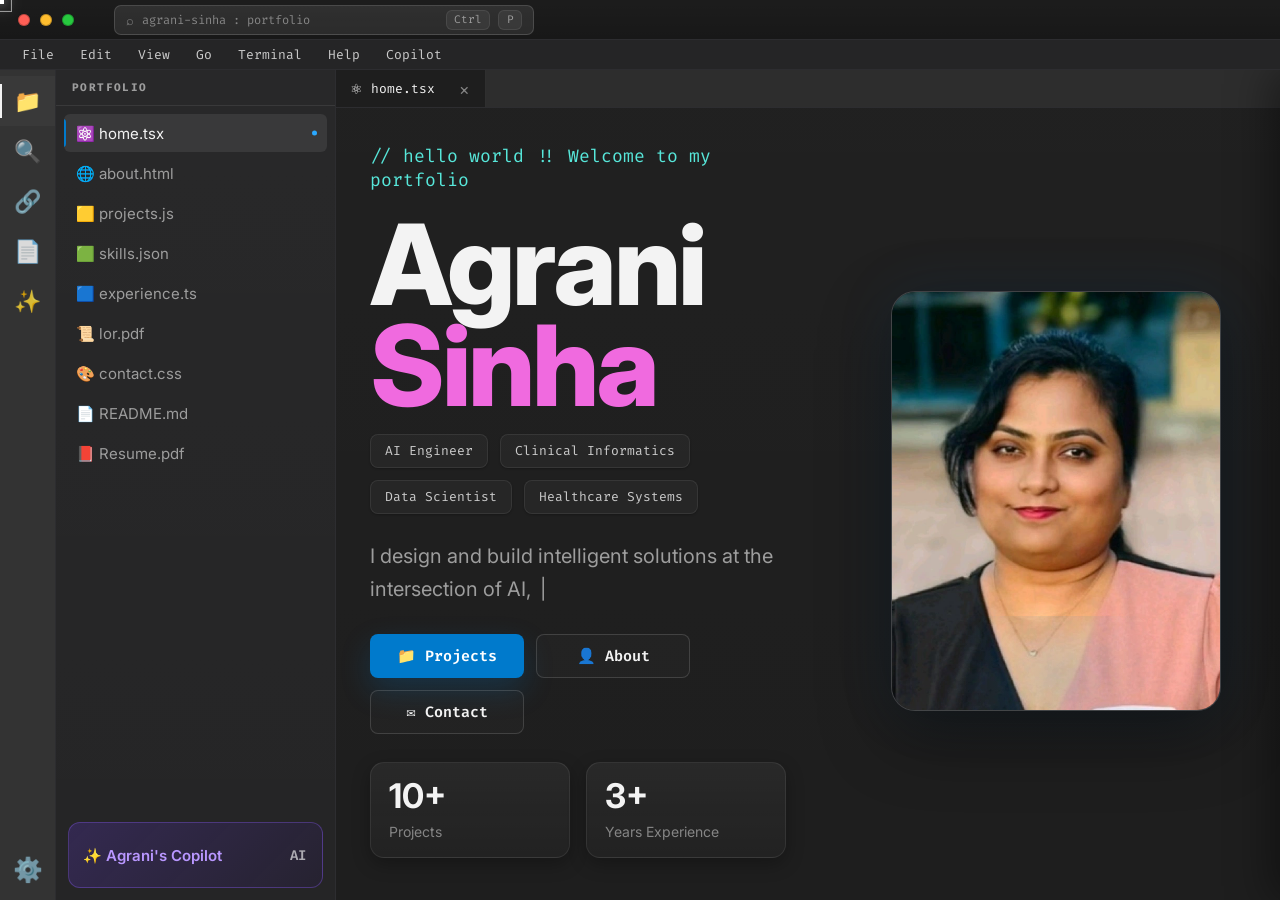
<file: index.html>
<!DOCTYPE html>
<html lang="en">
<head>
  <!-- Google tag (gtag.js) -->
<script async src="https://www.googletagmanager.com/gtag/js?id=G-2MTZDFP6JR"></script>
<script>
  window.dataLayer = window.dataLayer || [];
  function gtag(){dataLayer.push(arguments);}
  gtag('js', new Date());

  gtag('config', 'G-2MTZDFP6JR');
</script>
  <meta charset="UTF-8" />
  <meta name="viewport" content="width=device-width, initial-scale=1.0" />
  <title>Agrani Sinha | Portfolio</title>

  <link rel="preconnect" href="https://fonts.googleapis.com" />
  <link rel="preconnect" href="https://fonts.gstatic.com" crossorigin />
  <link
    href="https://fonts.googleapis.com/css2?family=Fira+Code:wght@400;500;600&family=Inter:wght@400;500;600;700;800&display=swap"
    rel="stylesheet"
  />

  <link rel="stylesheet" href="style.css" />
</head>
<body>
  <!-- CUSTOM CURSOR -->
  <div class="cursor-square" id="cursorSquare"></div>
  <div class="cursor-dot" id="cursorDot"></div>

  <div class="app-shell">

    <!-- ✅ ADD THIS EXACTLY HERE -->
    <div class="mobile-overlay" id="mobileOverlay"></div>

    <!-- ================= HEADER ================= -->
    <header class="top-header">
      <div class="mac-dots">
        <button class="dot red" id="btnRed" type="button" aria-label="Close"></button>
        <button class="dot yellow" id="btnYellow" type="button" aria-label="Minimize"></button>
        <button class="dot green" id="btnGreen" type="button" aria-label="Fullscreen"></button>
        <span id="headerFeedback" class="header-feedback" aria-live="polite"></span>
      </div>

      <button
        class="header-command-trigger"
        id="openPaletteBtn"
        type="button"
        aria-label="Open command palette"
      >
        <span class="trigger-left">
          <span class="search-icon">⌕</span>
          <span class="trigger-text">agrani-sinha : portfolio</span>
        </span>
        <span class="trigger-right">
          <span class="keycap">Ctrl</span>
          <span class="keycap">P</span>
        </span>
      </button>

      <div class="header-spacer"></div>
    </header>

    <!-- ================= MENU BAR ================= -->
    <div class="menu-bar">
      <div class="menu-item">
        File
        <div class="dropdown">
          <div onclick="openTab('home')">
            <span>New Tab</span>
            <span style="margin-left:auto;opacity:.6;">Ctrl+T</span>
          </div>

          <div onclick="openPalette()">
            <span>Open File...</span>
            <span style="margin-left:auto;opacity:.6;">Ctrl+P</span>
          </div>

          <hr />

          <div onclick="closeCurrentTab()">
            <span>Close Tab</span>
            <span style="margin-left:auto;opacity:.6;">Ctrl+W</span>
          </div>

          <div onclick="closeOtherTabs()">Close Other Tabs</div>
          <div onclick="closeAllTabs()">Close All Tabs</div>
          <div onclick="closeTabsToRight()">Close Tabs to Right</div>

          <hr />

          <div onclick="openTab('home')">home.tsx</div>
          <div onclick="openTab('about')">about.html</div>
          <div onclick="openTab('projects')">projects.js</div>
          <div onclick="openTab('skills')">skills.json</div>
          <div onclick="openTab('experience')">experience.ts</div>
          <div onclick="openTab('lor')">lor.pdf</div>
          <div onclick="openTab('contact')">contact.css</div>
          <div onclick="openTab('readme')">README.md</div>
          <div onclick="openTab('resume')">Resume.pdf</div>

          <hr />

          <div onclick="downloadResume()">Download Resume</div>
        </div>
      </div>

      <div class="menu-item">
        Edit
        <div class="dropdown">
          <div onclick="openPalette()">Find...</div>
          <div>Select All</div>
          <div>Copy</div>
        </div>
      </div>

      <div class="menu-item">
        View
        <div class="dropdown">
          <div onclick="openPalette()">Command Palette</div>
          <div onclick="toggleSidebar()">Toggle Sidebar</div>
          <div onclick="toggleTerminal()">Toggle Terminal</div>
          <div onclick="toggleCopilotSidebar(true)">Open Copilot</div>
          <hr />
          <div onclick="toggleFullscreen()">Enter Full Screen</div>
        </div>
      </div>

      <div class="menu-item">
        Go
        <div class="dropdown">
          <div onclick="openPalette()">Go to File...</div>
          <hr />
          <div onclick="openTab('home')">home.tsx</div>
          <div onclick="openTab('about')">about.html</div>
          <div onclick="openTab('projects')">projects.js</div>
          <div onclick="openTab('skills')">skills.json</div>
          <div onclick="openTab('experience')">experience.ts</div>
          <div onclick="openTab('lor')">lor.pdf</div>
          <div onclick="openTab('contact')">contact.css</div>
          <div onclick="openTab('readme')">README.md</div>
          <div onclick="openTab('resume')">Resume.pdf</div>
        </div>
      </div>

      <div class="menu-item">
        Terminal
        <div class="dropdown">
          <div onclick="toggleTerminal()">New Terminal</div>
          <div onclick="toggleTerminal()">Toggle Terminal</div>
          <hr />
          <div onclick="clearTerminal()">Clear Terminal</div>
        </div>
      </div>

      <div class="menu-item">
        Help
        <div class="dropdown">
          <div onclick="openPalette()">Command Palette</div>
          <div onclick="openTab('readme')">README</div>
          <div onclick="openTab('about')">About</div>
        </div>
      </div>

      <div class="menu-item" onclick="toggleCopilotSidebar(true)">Copilot</div>
    </div>

    <!-- ================= MAIN LAYOUT ================= -->
    <div class="vscode-layout">
      <!-- ACTIVITY BAR -->
      <aside class="activity-bar">
        <button class="activity-icon active" type="button" onclick="openSidebar('explorer')">📁</button>
        <button class="activity-icon" type="button" onclick="openSidebar('search')">🔍</button>
        <button class="activity-icon" type="button" onclick="openSidebar('git')">🔗</button>
        <button class="activity-icon" type="button" onclick="openSidebar('files')">📄</button>
        <button class="activity-icon" type="button" onclick="openSidebar('copilot')">✨</button>

        <div class="activity-bottom">
          <button class="activity-icon settings-btn" type="button" onclick="toggleSettings()">⚙️</button>
        </div>
      </aside>

      <!-- SIDEBAR -->
      <aside class="sidebar-panel" id="sidebarPanel">
        <div class="sidebar-header">PORTFOLIO</div>

        <div class="file-list">
          <div class="file active" data-tab="home" onclick="openTab('home')">⚛️ home.tsx</div>
          <div class="file" data-tab="about" onclick="openTab('about')">🌐 about.html</div>
          <div class="file" data-tab="projects" onclick="openTab('projects')">🟨 projects.js</div>
          <div class="file" data-tab="skills" onclick="openTab('skills')">🟩 skills.json</div>
          <div class="file" data-tab="experience" onclick="openTab('experience')">🟦 experience.ts</div>
          <div class="file" data-tab="lor" onclick="openTab('lor')">📜 lor.pdf</div>
          <div class="file" data-tab="contact" onclick="openTab('contact')">🎨 contact.css</div>
          <div class="file" data-tab="readme" onclick="openTab('readme')">📄 README.md</div>
          <div class="file" data-tab="resume" onclick="openTab('resume')">📕 Resume.pdf</div>
        </div>

        <div class="copilot-box" onclick="toggleCopilotSidebar(true)">
          ✨ Agrani&apos;s Copilot
        </div>
      </aside>

      <!-- EDITOR -->
      <main class="editor-area">
        <div class="editor-tabs" id="editorTabs"></div>
        <div class="editor-content" id="editorContent"></div>
      </main>
    </div>

    <!-- ================= RIGHT COPILOT SIDEBAR ================= -->
    <aside id="copilotSidebar" class="copilot-sidebar" aria-hidden="true">
      <div class="copilot-side-header">
          <div class="copilot-side-title">✨ Agrani's Copilot</div>
        
          <div style="display:flex; gap:8px;">
        <button onclick="minimizeCopilot()" class="copilot-side-minimize">—</button>
            <!-- CLOSE BUTTON -->
            <button
              class="copilot-side-close"
              id="copilotSideClose"
              type="button"
            >
              ×
            </button>
        
          </div>
        </div>

      <div class="copilot-workspace-row">
        <span class="copilot-workspace-label">WORKSPACE</span>
        <span class="copilot-workspace-pill">● portfolio · agrani-sinha</span>
      </div>

      <div class="copilot-side-hero siri-hero">
  <div class="siri-orb-wrap">
    <div id="siriOrb" class="siri-orb">
      <div class="orb-core"></div>
      <div class="orb-ring ring-1"></div>
      <div class="orb-ring ring-2"></div>
      <div class="orb-ring ring-3"></div>
    </div>
  </div>

  <h3 id="siriStatus">Hi! I’m Agrani’s Siri Copilot 👋</h3>
  <p id="siriHint">
    Tap the mic and ask about projects, skills, experience, resume, or contact.
  </p>
</div>

<div class="copilot-side-messages" id="copilotMessages">
  <div class="bot-msg">Hi 👋 How can I help you today?</div>
</div>

<div class="copilot-side-input-wrap">
  <div class="copilot-input-row siri-input-row">
    <input
      id="copilotInput"
      type="text"
      placeholder="Ask Siri Copilot..."
      autocomplete="off"
    />
    <button id="copilotSend" type="button" aria-label="Send message">➤</button>
    <button id="copilotVoice" type="button" aria-label="Voice assistant">🎤</button>
  </div>
  <div class="copilot-side-note">
    Voice works best in Chrome/Safari on supported devices
  </div>
</div>

      <div class="copilot-suggest-grid">
        <button class="copilot-suggest" data-quick="Tell me about Agrani's projects">
          Tell me about Agrani's projects
        </button>
        <button class="copilot-suggest" data-quick="What is Agrani's tech stack?">
          What's her tech stack?
        </button>
        <button class="copilot-suggest" data-quick="Tell me about Agrani's experience">
          Tell me about her experience
        </button>
        <button class="copilot-suggest" data-quick="How can I contact Agrani?">
          How can I contact Agrani?
        </button>
      </div>

    </aside>

    <!-- ================= TERMINAL ================= -->
    <div class="terminal-panel" id="terminalPanel">
      <div class="terminal-header">TERMINAL</div>

      <div class="terminal-body" id="terminalBody">
        <div>Welcome! Type 'help' to see available commands.</div>
      </div>

      <div class="terminal-input-line">
        <span class="prompt">agrani@portfolio:~$</span>
        <input id="terminalInput" type="text" autocomplete="off" />
      </div>
    </div>

    <!-- ================= SETTINGS PANEL ================= -->
    <div class="settings-panel" id="settingsPanel">
      <div class="settings-header">
          <span>SETTINGS</span>
        
          <div class="settings-actions">
            <button onclick="minimizeSettings()" title="Minimize">➖</button>
            <button onclick="toggleSettings()" title="Close">✖</button>
          </div>
        </div>

      <div class="settings-section">
        <div class="section-title">🎨 COLOR THEME</div>
        <div class="theme-option active" onclick="setTheme('dark')">💜 Agrani Dark</div>
        <div class="theme-option" onclick="setTheme('rose')">🌸 Rosé Pine</div>
        <div class="theme-option" onclick="setTheme('tokyo')">🌃 Tokyo Night</div>
        <div class="theme-option" onclick="setTheme('cat')">🐱 Catppuccin</div>
        <div class="theme-option" onclick="setTheme('nord')">❄️ Nord</div>
        <div class="theme-option" onclick="setTheme('gruv')">🔥 Gruvbox</div>
      </div>

      <div class="settings-section">
        <div class="section-title">⚡ QUICK ACTIONS</div>
        <div class="action" onclick="openPalette()">🔍 Command Palette (Ctrl + P)</div>
        <div class="action" onclick="toggleCopilotSidebar(true)">💬 Copilot Chat</div>
        <div class="action" onclick="openTab('resume')">📥 Download Resume</div>
        <div class="action" onclick="toggleTerminal()">🖥 Toggle Terminal</div>
        <div class="action" onclick="document.getElementById('btnGreen').click()">🧩 Toggle Fullscreen</div>
      </div>
    </div>
  </div>

  <!-- ================= COMMAND PALETTE ================= -->
  <div class="palette-overlay" id="paletteOverlay" aria-hidden="true">
    <div class="palette-backdrop" id="paletteBackdrop"></div>

    <div
      class="palette-box"
      id="paletteBox"
      role="dialog"
      aria-modal="true"
      aria-label="Command palette"
    >
      <div class="palette-top">
        <div class="palette-feedback" id="paletteFeedback"></div>
        <span class="palette-leading">›</span>
        <input
          id="paletteInput"
          class="palette-input"
          type="text"
          placeholder="Go to file or run command..."
          autocomplete="off"
        />
        <span class="palette-esc">Esc</span>
      </div>

      <div class="palette-list" id="paletteList">
        <div class="palette-section-label">COMMANDS</div>

        <button class="palette-item active" data-index="0" type="button">
          <span class="palette-left">
            <span class="palette-icon star">✧</span>
            <span class="palette-text">Open Agrani's Copilot</span>
          </span>
          <span class="palette-meta shortcut">Ctrl+Shift+C</span>
        </button>

        <div class="palette-section-label">FILES</div>

        <button class="palette-item" data-index="1" type="button">
          <span class="palette-left">
            <span class="palette-icon react">⚛</span>
            <span class="palette-text">home.tsx</span>
          </span>
          <span class="palette-meta">src/</span>
        </button>

        <button class="palette-item" data-index="2" type="button">
          <span class="palette-left">
            <span class="palette-icon html">◫</span>
            <span class="palette-text">about.html</span>
          </span>
          <span class="palette-meta">src/</span>
        </button>

        <button class="palette-item" data-index="3" type="button">
          <span class="palette-left">
            <span class="palette-icon js">JS</span>
            <span class="palette-text">projects.js</span>
          </span>
          <span class="palette-meta">src/</span>
        </button>

        <button class="palette-item" data-index="4" type="button">
          <span class="palette-left">
            <span class="palette-icon json">{ }</span>
            <span class="palette-text">skills.json</span>
          </span>
          <span class="palette-meta">data/</span>
        </button>

        <button class="palette-item" data-index="5" type="button">
          <span class="palette-left">
            <span class="palette-icon ts">TS</span>
            <span class="palette-text">experience.ts</span>
          </span>
          <span class="palette-meta">src/</span>
        </button>
      
      <button class="palette-item" onclick="openTab('lor')">
        <span class="palette-left">
          <span class="palette-icon pdf">📜</span>
          <span class="palette-text">lor.pdf</span>
        </span>
        <span class="palette-meta">docs/</span>
      </button>

        <button class="palette-item" data-index="6" type="button">
          <span class="palette-left">
            <span class="palette-icon css">◧</span>
            <span class="palette-text">contact.css</span>
          </span>
          <span class="palette-meta">src/</span>
        </button>

        <button class="palette-item" data-index="7" type="button">
          <span class="palette-left">
            <span class="palette-icon md">≣</span>
            <span class="palette-text">README.md</span>
          </span>
          <span class="palette-meta">./</span>
        </button>

        <button class="palette-item" data-index="8" type="button">
          <span class="palette-left">
            <span class="palette-icon star">✦</span>
            <span class="palette-text">copilot</span>
          </span>
          <span class="palette-meta">ai/</span>
        </button>
      </div>

      <div class="palette-footer">
        <span>↑↓ navigate</span>
        <span>↵ open</span>
        <span>Esc close</span>
        <span class="palette-footer-tip">Tip: type “copilot” to open AI chat</span>
      </div>
    </div>
  </div>
<div class="mobile-nav">
  <button onclick="toggleSidebar()">📁</button>
  <button onclick="openPalette()">🔍</button>
  <button onclick="toggleTerminal()">🖥</button>
  <button onclick="toggleSettings()">⚙️</button>
  <button onclick="toggleCopilotSidebar(true)">✨</button>
</div>
  <div id="mobileBackdrop" class="mobile-backdrop"></div>
<!-- 🌿 PROJECT VIDEO MODAL -->
<div id="videoModal" class="video-modal">
  <div class="video-overlay" onclick="closeVideoModal()"></div>

  <div class="video-container">
    <button class="video-close" onclick="closeVideoModal()">✖</button>

    <video id="projectVideo" controls>
      <source src="assets/images/667f5344ce4ff6569f32902e4a493778.mp4" type="video/mp4" />
      Your browser does not support video.
    </video>
  </div>
</div>
  <!-- 📄 DOCUMENT MODAL -->
<div id="docModal" class="doc-modal">
  <div class="doc-overlay" onclick="closeDocModal()"></div>

  <div class="doc-container">

    <div class="doc-header">
      <h2 id="docTitle">Documents</h2>
      <button class="doc-close" onclick="closeDocModal()">✖</button>
    </div>

    <div class="doc-list" id="docList"></div>

  </div>
</div>
  <!-- Optional: Pyodide for Python terminal -->
  <!-- <script src="https://cdn.jsdelivr.net/pyodide/v0.29.3/full/pyodide.js"></script> -->

  <!-- Optional: Motion.dev for enhanced animations -->
  <!--
  <script type="module">
    import { animate, stagger } from "https://cdn.jsdelivr.net/npm/motion@11/+esm";
    window.motionAnimate = animate;
    window.motionStagger = stagger;
  </script>
  -->

  <script src="script.js"></script>
</body>
</html>
</file>
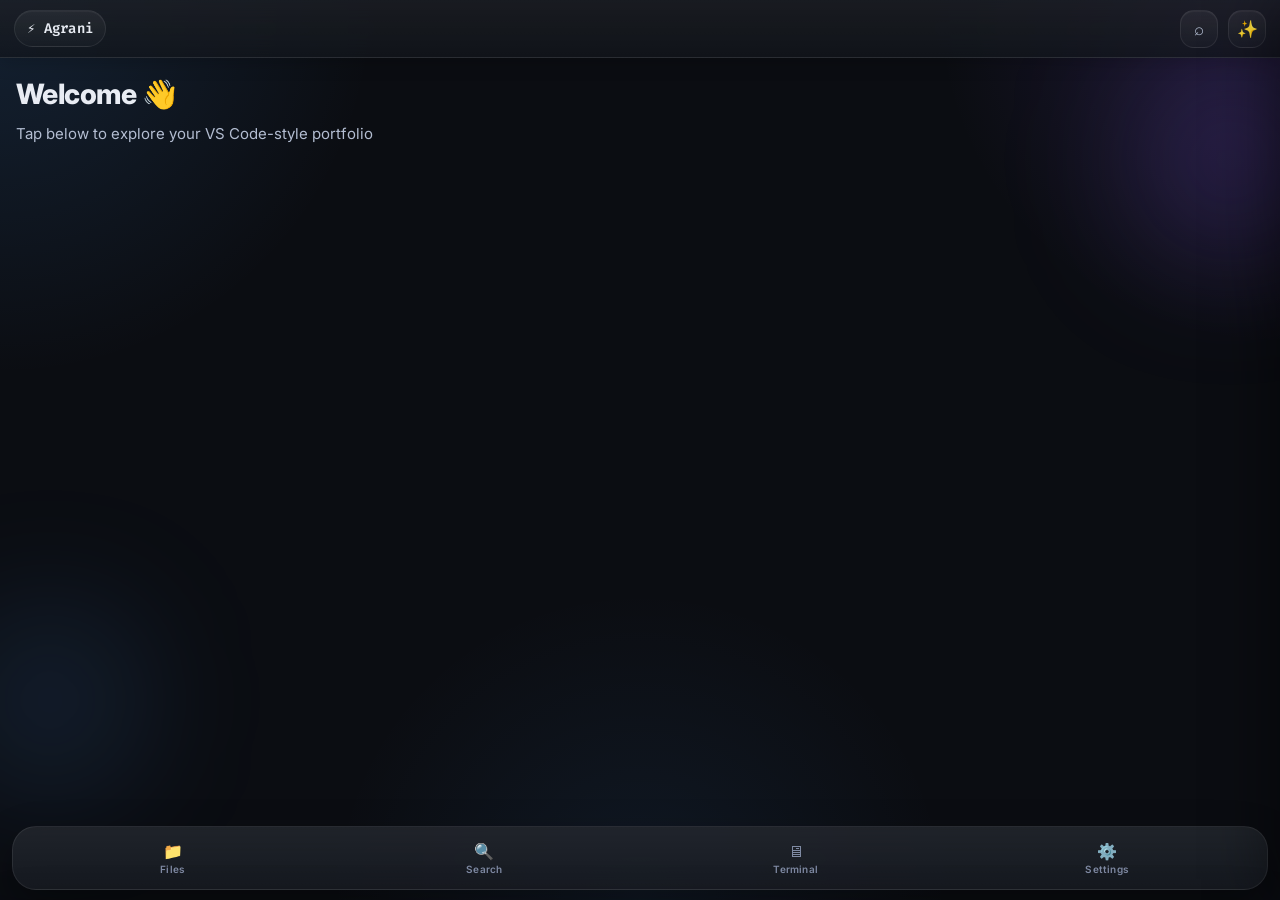
<file: mobile.html>
<!DOCTYPE html>
<html lang="en">
<head>
  <meta charset="UTF-8" />
  <meta name="viewport" content="width=device-width, initial-scale=1.0" />
  <title>Agrani Sinha | Mobile Portfolio</title>

  <!-- FONTS -->
  <link rel="preconnect" href="https://fonts.googleapis.com">
  <link rel="preconnect" href="https://fonts.gstatic.com" crossorigin>
  <link href="https://fonts.googleapis.com/css2?family=Fira+Code:wght@400;500&family=Inter:wght@400;500;600;700&display=swap" rel="stylesheet">

  <!-- MOBILE CSS -->
  <link rel="stylesheet" href="mobile.css" />
</head>

<body class="mobile-page">

  <!-- ================= HEADER ================= -->
  <header class="mobile-header">
    <div class="header-left">
      <span class="logo">⚡ Agrani</span>
    </div>

    <div class="header-right">
      <button onclick="openCommand()" title="Command Palette">⌕</button>
      <button onclick="toggleCopilot()" title="Copilot">✨</button>
    </div>
  </header>

  <!-- ================= MAIN EDITOR ================= -->
  <main class="mobile-editor" id="mobileEditor">
    <div class="editor-content">
      <h2>Welcome 👋</h2>
      <p>Tap below to explore your VS Code-style portfolio</p>
    </div>
  </main>

  <!-- ================= BOTTOM NAV (VS CODE STYLE) ================= -->
  <nav class="bottom-nav">
    <button onclick="openPanel('explorer')">
      📁
      <span>Files</span>
    </button>

    <button onclick="openPanel('search')">
      🔍
      <span>Search</span>
    </button>

    <button onclick="openPanel('terminal')">
      🖥
      <span>Terminal</span>
    </button>

    <button onclick="openPanel('settings')">
      ⚙️
      <span>Settings</span>
    </button>
  </nav>

  <!-- ================= SLIDE PANEL ================= -->
  <div class="mobile-panel" id="mobilePanel">

    <div class="panel-header">
      <span id="panelTitle">Explorer</span>
      <button onclick="closePanel()">×</button>
    </div>

    <div class="panel-body" id="panelContent">
      <!-- Dynamic content loads here -->
    </div>

  </div>

  <!-- ================= COPILOT SIDEBAR ================= -->
  <div class="mobile-copilot" id="mobileCopilot">

    <div class="copilot-header">
      <span>✨ Agrani Copilot</span>
      <button onclick="toggleCopilot()">×</button>
    </div>

    <div class="copilot-body" id="copilotMessages">
      <div class="bot-msg">
        Hi 👋 Ask me about projects, experience, skills, or contact details.
      </div>
    </div>

    <div class="copilot-input">
      <input
        id="copilotInput"
        type="text"
        placeholder="Ask something..."
      />
      <button onclick="sendMessage()">➤</button>
    </div>

  </div>

  <!-- ================= COMMAND PALETTE ================= -->
  <div class="command-overlay" id="commandOverlay">

    <div class="command-box">
      <input
        type="text"
        placeholder="Type a command..."
        id="commandInput"
      />

      <div class="command-list" id="commandList">
        <div onclick="loadPage('home')">Open Home</div>
        <div onclick="loadPage('projects')">Open Projects</div>
        <div onclick="loadPage('skills')">Open Skills</div>
        <div onclick="loadPage('contact')">Open Contact</div>
      </div>
    </div>

  </div>

  <!-- ================= OVERLAY BACKDROP ================= -->
  <div class="mobile-backdrop" id="mobileBackdrop" onclick="closeAllMobile()"></div>

  <!-- ================= JS ================= -->
  <script src="mobile.js"></script>

</body>
  </html>
</file>
<file: style.css>
/* ========================================================================== 
   AGRANI PORTFOLIO — CLEAN RESPONSIVE CSS
   Matched to the current script.js structure
   ========================================================================== */

/* ========================================================================== 
   01. RESET
   ========================================================================== */
*,
*::before,
*::after {
  box-sizing: border-box;
}

html {
  width: 100%;
  height: 100%;
  scroll-behavior: smooth;
}

body,
h1,
h2,
h3,
h4,
h5,
h6,
p,
ul,
ol,
li,
button,
input,
textarea,
figure,
figcaption,
blockquote,
dl,
dd {
  margin: 0;
  padding: 0;
}

ul,
ol {
  list-style: none;
}

img {
  display: block;
  max-width: 100%;
}

a {
  color: inherit;
  text-decoration: none;
}

button,
input,
textarea,
select {
  font: inherit;
}

button {
  border: none;
  background: none;
  cursor: pointer;
}

input,
textarea {
  outline: none;
  border: none;
  background: none;
}

/* ========================================================================== 
   02. ROOT VARIABLES
   ========================================================================== */
:root {
  --bg: #1e1e1e;
  --bg-soft: #181818;
  --bg-elevated: #202225;
  --bg-editor: #1e1e1e;
  --bg-editor-2: #1b1b1b;
  --bg-titlebar: #181818;
  --bg-menubar: #252526;
  --bg-activity: #333333;
  --bg-sidebar: #252526;
  --bg-sidebar-2: #2a2d2e;
  --bg-tab: #2d2d2d;
  --bg-tab-active: #1e1e1e;
  --bg-terminal: #181818;
  --bg-terminal-2: #1a1a1a;
  --bg-dropdown: #252526;
  --bg-settings: #252526;
  --bg-palette: #252526;
  --bg-copilot: #1e1e1e;
  --bg-copilot-card: #1f1f1f;
  --bg-copilot-input: #2a2a2a;
  --bg-chip: #242424;
  --bg-chip-hover: #303030;
  --bg-command: #2b2b2b;
  --bg-command-hover: #323232;
  --bg-selection: rgba(0, 122, 204, 0.22);
  --bg-hover: rgba(255, 255, 255, 0.06);
  --bg-hover-2: rgba(255, 255, 255, 0.08);
  --bg-glass: rgba(255, 255, 255, 0.04);

  --line: #2d2d30;
  --line-soft: rgba(255, 255, 255, 0.08);
  --line-softer: rgba(255, 255, 255, 0.05);
  --line-strong: rgba(255, 255, 255, 0.14);

  --text: #cccccc;
  --text-strong: #f3f3f3;
  --text-soft: #9d9d9d;
  --text-muted: #858585;
  --text-dim: #6d6d6d;
  --text-blue: #4fc1ff;
  --text-green: #73c991;
  --text-yellow: #dcdcaa;
  --text-pink: #ff79c6;
  --text-purple: #b18fff;
  --text-cyan: #57e7da;

  --accent: #007acc;
  --accent-2: #0e639c;
  --accent-bright: #2aa8ff;
  --accent-soft: rgba(0, 122, 204, 0.22);
  --accent-border: #0e639c;

  --copilot: #7c4dff;
  --copilot-2: #8b5cf6;
  --copilot-3: #6d28d9;
  --copilot-soft: rgba(124, 77, 255, 0.18);
  --copilot-border: rgba(139, 92, 246, 0.35);
  --copilot-glow: rgba(124, 77, 255, 0.35);

  --danger: #f14c4c;
  --warning: #ffbd2e;
  --success: #27c93f;

  --shadow-xs: 0 1px 2px rgba(0, 0, 0, 0.25);
  --shadow-sm: 0 6px 18px rgba(0, 0, 0, 0.28);
  --shadow-md: 0 14px 28px rgba(0, 0, 0, 0.32);
  --shadow-lg: 0 24px 70px rgba(0, 0, 0, 0.42);
  --shadow-xl: 0 30px 90px rgba(0, 0, 0, 0.55);

  --radius-xs: 4px;
  --radius-sm: 6px;
  --radius-md: 8px;
  --radius-lg: 12px;
  --radius-xl: 16px;
  --radius-2xl: 20px;

  --top-header-h: 40px;
  --menu-bar-h: 30px;
  --tabs-h: 38px;
  --activity-w: 56px;
  --sidebar-w: 280px;
  --terminal-h: 250px;

  --transition-fast: 0.16s ease;
  --transition-med: 0.24s ease;
  --transition-slow: 0.36s ease;
}

/* ========================================================================== 
   03. OPTIONAL THEME MODES
   ========================================================================== */
body.rose {
  --bg: #191724;
  --bg-soft: #16141f;
  --bg-elevated: #1f1d2e;
  --bg-editor: #191724;
  --bg-editor-2: #16141f;
  --bg-titlebar: #1f1d2e;
  --bg-menubar: #232136;
  --bg-activity: #2a273f;
  --bg-sidebar: #232136;
  --bg-sidebar-2: #2a273f;
  --bg-tab: #2a273f;
  --bg-tab-active: #191724;
  --bg-terminal: #16141f;
  --bg-terminal-2: #191724;
  --bg-dropdown: #232136;
  --bg-settings: #232136;
  --bg-palette: #232136;
  --bg-copilot: #191724;
  --bg-copilot-card: #1f1d2e;
  --bg-copilot-input: #2a273f;
  --text: #e0def4;
  --text-strong: #f8f7ff;
  --text-soft: #b8b4cf;
  --text-muted: #908caa;
  --line: #393552;
  --accent: #c4a7e7;
  --accent-2: #9b7fd0;
  --accent-bright: #ebbcba;
  --accent-soft: rgba(196, 167, 231, 0.18);
  --copilot: #c4a7e7;
  --copilot-2: #ebbcba;
  --copilot-3: #9b7fd0;
  --copilot-soft: rgba(196, 167, 231, 0.18);
  --copilot-border: rgba(196, 167, 231, 0.30);
}

body.tokyo {
  --bg: #1a1b26;
  --bg-soft: #16161e;
  --bg-elevated: #202230;
  --bg-editor: #1a1b26;
  --bg-editor-2: #16161e;
  --bg-titlebar: #1b1d29;
  --bg-menubar: #222436;
  --bg-activity: #1d2030;
  --bg-sidebar: #1f2335;
  --bg-sidebar-2: #24283b;
  --bg-tab: #222436;
  --bg-tab-active: #1a1b26;
  --bg-terminal: #16161e;
  --bg-terminal-2: #1a1b26;
  --bg-dropdown: #222436;
  --bg-settings: #222436;
  --bg-palette: #222436;
  --bg-copilot: #1a1b26;
  --bg-copilot-card: #1f2335;
  --bg-copilot-input: #24283b;
  --text: #c0caf5;
  --text-strong: #ffffff;
  --text-soft: #a9b1d6;
  --text-muted: #7a88cf;
  --line: #2f3549;
  --accent: #7aa2f7;
  --accent-2: #5d85db;
  --accent-bright: #bb9af7;
  --accent-soft: rgba(122, 162, 247, 0.20);
  --copilot: #bb9af7;
  --copilot-2: #7dcfff;
  --copilot-3: #9d7cd8;
  --copilot-soft: rgba(187, 154, 247, 0.18);
  --copilot-border: rgba(187, 154, 247, 0.35);
}

body.cat {
  --bg: #1e1e2e;
  --bg-soft: #181825;
  --bg-elevated: #24273a;
  --bg-editor: #1e1e2e;
  --bg-editor-2: #181825;
  --bg-titlebar: #24273a;
  --bg-menubar: #313244;
  --bg-activity: #313244;
  --bg-sidebar: #24273a;
  --bg-sidebar-2: #313244;
  --bg-tab: #313244;
  --bg-tab-active: #1e1e2e;
  --bg-terminal: #181825;
  --bg-terminal-2: #1e1e2e;
  --bg-dropdown: #313244;
  --bg-settings: #313244;
  --bg-palette: #313244;
  --bg-copilot: #1e1e2e;
  --bg-copilot-card: #24273a;
  --bg-copilot-input: #313244;
  --text: #cdd6f4;
  --text-strong: #ffffff;
  --text-soft: #bac2de;
  --text-muted: #9399b2;
  --line: #45475a;
  --accent: #89b4fa;
  --accent-2: #74a3f2;
  --accent-bright: #cba6f7;
  --accent-soft: rgba(137, 180, 250, 0.20);
  --copilot: #cba6f7;
  --copilot-2: #f5c2e7;
  --copilot-3: #b28cd9;
  --copilot-soft: rgba(203, 166, 247, 0.18);
  --copilot-border: rgba(203, 166, 247, 0.32);
}

body.nord {
  --bg: #2e3440;
  --bg-soft: #242933;
  --bg-elevated: #3b4252;
  --bg-editor: #2e3440;
  --bg-editor-2: #242933;
  --bg-titlebar: #3b4252;
  --bg-menubar: #434c5e;
  --bg-activity: #3b4252;
  --bg-sidebar: #3b4252;
  --bg-sidebar-2: #434c5e;
  --bg-tab: #434c5e;
  --bg-tab-active: #2e3440;
  --bg-terminal: #242933;
  --bg-terminal-2: #2e3440;
  --bg-dropdown: #434c5e;
  --bg-settings: #434c5e;
  --bg-palette: #434c5e;
  --bg-copilot: #2e3440;
  --bg-copilot-card: #3b4252;
  --bg-copilot-input: #434c5e;
  --text: #eceff4;
  --text-strong: #ffffff;
  --text-soft: #d8dee9;
  --text-muted: #b7bfcb;
  --line: #4c566a;
  --accent: #88c0d0;
  --accent-2: #5e9cad;
  --accent-bright: #81a1c1;
  --accent-soft: rgba(136, 192, 208, 0.20);
  --copilot: #b48ead;
  --copilot-2: #88c0d0;
  --copilot-3: #8f6f9b;
  --copilot-soft: rgba(180, 142, 173, 0.18);
  --copilot-border: rgba(180, 142, 173, 0.32);
}

body.gruv {
  --bg: #1d2021;
  --bg-soft: #161819;
  --bg-elevated: #282828;
  --bg-editor: #1d2021;
  --bg-editor-2: #161819;
  --bg-titlebar: #282828;
  --bg-menubar: #32302f;
  --bg-activity: #282828;
  --bg-sidebar: #282828;
  --bg-sidebar-2: #32302f;
  --bg-tab: #32302f;
  --bg-tab-active: #1d2021;
  --bg-terminal: #161819;
  --bg-terminal-2: #1d2021;
  --bg-dropdown: #32302f;
  --bg-settings: #32302f;
  --bg-palette: #32302f;
  --bg-copilot: #1d2021;
  --bg-copilot-card: #282828;
  --bg-copilot-input: #32302f;
  --text: #ebdbb2;
  --text-strong: #fbf1c7;
  --text-soft: #d5c4a1;
  --text-muted: #a89984;
  --line: #504945;
  --accent: #83a598;
  --accent-2: #689d6a;
  --accent-bright: #d3869b;
  --accent-soft: rgba(131, 165, 152, 0.20);
  --copilot: #d3869b;
  --copilot-2: #b8bb26;
  --copilot-3: #b16286;
  --copilot-soft: rgba(211, 134, 155, 0.18);
  --copilot-border: rgba(211, 134, 155, 0.32);
}

/* ========================================================================== 
   04. BASE BODY / APP
   ========================================================================== */
body {
  min-width: 100%;
  min-height: 100%;
  height: 100vh;
  overflow-x: hidden;
  overflow-y: auto;
  font-family: "Inter", sans-serif;
  color: var(--text);
  background:
    radial-gradient(circle at 20% 10%, rgba(75, 140, 255, 0.10), transparent 20%),
    radial-gradient(circle at 85% 12%, rgba(139, 92, 246, 0.10), transparent 18%),
    radial-gradient(circle at 60% 80%, rgba(0, 122, 204, 0.06), transparent 30%),
    var(--bg);
}

.app-shell {
  width: 100%;
  height: 100vh;
  position: relative;
  overflow: hidden;
  background: transparent;
}

/* ========================================================================== 
   05. CUSTOM CURSOR
   ========================================================================== */
.cursor-square,
.cursor-dot {
  position: fixed;
  pointer-events: none;
  z-index: 100000;
  transform: translate(-50%, -50%);
  transition:
    width 0.16s ease,
    height 0.16s ease,
    opacity 0.16s ease,
    border-color 0.16s ease;
}

.cursor-square {
  width: 24px;
  height: 24px;
  border: 1.5px solid rgba(255, 255, 255, 0.55);
  box-shadow:
    0 0 0 1px rgba(255, 255, 255, 0.06) inset,
    0 0 18px rgba(255, 255, 255, 0.08);
}

.cursor-dot {
  width: 8px;
  height: 8px;
  background: #ffffff;
  box-shadow: 0 0 12px rgba(255, 255, 255, 0.55);
}

/* ========================================================================== 
   06. HEADER
   ========================================================================== */
.top-header {
  height: var(--top-header-h);
  display: flex;
  align-items: center;
  gap: 16px;
  padding: 0 14px 0 12px;
  background:
    linear-gradient(180deg, rgba(255, 255, 255, 0.02), transparent),
    var(--bg-titlebar);
  border-bottom: 1px solid var(--line);
  position: relative;
  z-index: 60;
}

.mac-dots {
  display: flex;
  gap: 10px;
  padding: 6px;
  flex: 0 0 auto;
}

.dot {
  width: 12px;
  height: 12px;
  border-radius: 50%;
  display: inline-block;
  cursor: pointer;
  transition:
    transform var(--transition-fast),
    filter var(--transition-fast),
    opacity var(--transition-fast);
  box-shadow: 0 0 0 1px rgba(0, 0, 0, 0.24) inset;
}

.dot:hover {
  transform: scale(1.06);
}

.dot.red { background: #ff5f56; }
.dot.yellow { background: #ffbd2e; }
.dot.green { background: #27c93f; }

.header-command-trigger {
  flex: 1;
  max-width: 420px;
  height: 30px;
  border-radius: 7px;
  background: linear-gradient(180deg, rgba(255, 255, 255, 0.025), transparent), var(--bg-command);
  border: 1px solid var(--line-strong);
  display: flex;
  align-items: center;
  justify-content: space-between;
  padding: 0 11px;
  color: var(--text-muted);
  cursor: pointer;
  transition:
    border-color var(--transition-fast),
    background var(--transition-fast),
    box-shadow var(--transition-fast),
    transform var(--transition-fast);
}

.header-command-trigger:hover {
  background: var(--bg-command-hover);
  border-color: rgba(255, 255, 255, 0.18);
  box-shadow:
    0 0 0 1px rgba(255, 255, 255, 0.03) inset,
    0 0 0 3px rgba(0, 122, 204, 0.10);
}

.trigger-left,
.trigger-right {
  display: flex;
  align-items: center;
  gap: 8px;
}

.trigger-left {
  min-width: 0;
}

.search-icon {
  font-size: 13px;
  color: var(--text-muted);
}

.trigger-text,
.keycap {
  font-family: "Fira Code", monospace;
}

.trigger-text {
  font-size: 12px;
  white-space: nowrap;
  overflow: hidden;
  text-overflow: ellipsis;
}

.keycap {
  min-width: 24px;
  height: 20px;
  padding: 0 7px;
  border-radius: 6px;
  background: rgba(255, 255, 255, 0.06);
  border: 1px solid var(--line-soft);
  color: var(--text-soft);
  display: inline-flex;
  align-items: center;
  justify-content: center;
  font-size: 11px;
}

.header-feedback {
  margin-left: 8px;
  color: var(--text-purple);
  font-size: 12px;
  opacity: 0;
  transform: translateY(-3px);
  transition: opacity var(--transition-med), transform var(--transition-med);
  white-space: nowrap;
  overflow: hidden;
  text-overflow: ellipsis;
  max-width: 320px;
}

.header-feedback.show {
  opacity: 1;
  transform: translateY(0);
}

.header-spacer {
  min-width: 140px;
}

/* ========================================================================== 
   07. MENU BAR
   ========================================================================== */
.menu-bar {
  height: var(--menu-bar-h);
  display: flex;
  align-items: center;
  gap: 2px;
  padding: 0 10px;
  background: var(--bg-menubar);
  border-bottom: 1px solid var(--line);
  position: relative;
  z-index: 70;
  user-select: none;
}

.menu-item {
  height: 100%;
  padding: 0 12px;
  display: inline-flex;
  align-items: center;
  color: var(--text);
  font-size: 13px;
  font-family: "Fira Code", monospace;
  cursor: pointer;
  position: relative;
  transition: background var(--transition-fast), color var(--transition-fast);
}

.menu-item:hover,
.menu-item.active {
  background: var(--bg-hover);
  color: var(--text-strong);
}

.dropdown {
  position: absolute;
  top: calc(100% + 6px);
  left: 0;
  min-width: 235px;
  background:
    linear-gradient(180deg, rgba(255, 255, 255, 0.03), transparent),
    var(--bg-dropdown);
  border: 1px solid var(--line-strong);
  box-shadow: var(--shadow-xl);
  border-radius: 10px;
  padding: 7px 0;
  display: none;
  z-index: 9999;
  backdrop-filter: blur(14px);
}

.menu-item.active .dropdown {
  display: block;
}

.dropdown div {
  min-height: 34px;
  padding: 0 14px;
  display: flex;
  align-items: center;
  color: var(--text);
  font-size: 13px;
  transition: background var(--transition-fast), color var(--transition-fast), padding-left var(--transition-fast);
}

.dropdown div:hover {
  background: var(--accent-soft);
  color: var(--text-strong);
  padding-left: 17px;
}

.dropdown hr {
  border: none;
  border-top: 1px solid var(--line-soft);
  margin: 6px 0;
}

/* ========================================================================== 
   08. APP LAYOUT
   ========================================================================== */
.vscode-layout {
  height: calc(100vh - var(--top-header-h) - var(--menu-bar-h));
  display: flex;
  width: 100%;
  position: relative;
  overflow: hidden;
}

.activity-bar {
  width: var(--activity-w);
  height: 100%;
  background: var(--bg-activity);
  border-right: 1px solid var(--line);
  display: flex;
  flex-direction: column;
  align-items: center;
  justify-content: flex-start;
  padding-top: 6px;
  position: relative;
  z-index: 8;
  flex: 0 0 var(--activity-w);
}

.activity-icon {
  width: 100%;
  height: 50px;
  display: grid;
  place-items: center;
  color: var(--text-muted);
  opacity: 0.82;
  font-size: 22px;
  cursor: pointer;
  position: relative;
  transition:
    color var(--transition-fast),
    opacity var(--transition-fast),
    background var(--transition-fast);
}

.activity-icon::before {
  content: "";
  position: absolute;
  left: 0;
  top: 8px;
  bottom: 8px;
  width: 2px;
  background: transparent;
  transform: scaleY(0.45);
  transition: background var(--transition-fast), transform var(--transition-fast);
}

.activity-icon:hover,
.activity-icon.active {
  opacity: 1;
  color: var(--text-strong);
  background: rgba(255, 255, 255, 0.03);
}

.activity-icon.active::before,
.activity-icon:hover::before {
  background: var(--text-strong);
  transform: scaleY(1);
}

.activity-bottom {
  margin-top: auto;
  width: 100%;
  padding-bottom: 6px;
}

.settings-btn {
  font-size: 24px;
}

.sidebar-panel {
  width: var(--sidebar-w);
  min-width: var(--sidebar-w);
  height: 100%;
  background:
    linear-gradient(180deg, rgba(255, 255, 255, 0.015), transparent),
    var(--bg-sidebar);
  border-right: 1px solid var(--line);
  display: flex;
  flex-direction: column;
  position: relative;
  overflow: hidden;
  transition:
    width var(--transition-med),
    min-width var(--transition-med),
    opacity var(--transition-med),
    transform var(--transition-med);
  flex: 0 0 var(--sidebar-w);
}

.sidebar-panel.hide {
  width: 0;
  min-width: 0;
  opacity: 0;
  transform: translateX(-18px);
  border-right: none;
  flex-basis: 0;
}

.sidebar-header {
  min-height: 36px;
  display: flex;
  align-items: center;
  padding: 0 16px;
  color: var(--text-soft);
  letter-spacing: 1.4px;
  font-size: 11px;
  font-weight: 700;
  text-transform: uppercase;
  border-bottom: 1px solid var(--line-soft);
}

.file-list {
  padding: 8px 8px 10px;
  display: flex;
  flex-direction: column;
  gap: 2px;
  overflow-y: auto;
  flex: 1;
}

.file {
  min-height: 38px;
  display: flex;
  align-items: center;
  gap: 10px;
  padding: 0 12px;
  border-radius: 6px;
  color: var(--text-soft);
  font-size: 15px;
  cursor: pointer;
  position: relative;
  transition:
    background var(--transition-fast),
    color var(--transition-fast),
    transform var(--transition-fast),
    padding-left var(--transition-fast);
  white-space: nowrap;
  overflow: hidden;
  text-overflow: ellipsis;
}

.file:hover {
  background: var(--bg-hover);
  color: var(--text-strong);
  padding-left: 14px;
}

.file.active {
  background: rgba(255, 255, 255, 0.08);
  color: var(--text-strong);
}

.file.active::before {
  content: "";
  position: absolute;
  left: -1px;
  top: 5px;
  bottom: 5px;
  width: 3px;
  background: var(--accent);
  border-radius: 0 3px 3px 0;
}

.file::after {
  content: "";
  position: absolute;
  right: 10px;
  top: 50%;
  width: 5px;
  height: 5px;
  border-radius: 50%;
  transform: translateY(-50%);
  background: transparent;
  transition: background var(--transition-fast);
}

.file.active::after {
  background: var(--accent-bright);
}

.copilot-box {
  margin: 12px;
  min-height: 66px;
  padding: 0 14px;
  border-radius: 12px;
  border: 1px solid var(--copilot-border);
  background:
    linear-gradient(135deg, rgba(124, 77, 255, 0.22), rgba(124, 77, 255, 0.08)),
    var(--bg-copilot-card);
  display: flex;
  align-items: center;
  justify-content: flex-start;
  color: #b997ff;
  font-size: 15px;
  font-weight: 600;
  position: relative;
  overflow: hidden;
  transition:
    border-color var(--transition-fast),
    transform var(--transition-fast),
    box-shadow var(--transition-fast);
}

.copilot-box::before {
  content: "AI";
  position: absolute;
  right: 16px;
  top: 50%;
  transform: translateY(-50%);
  color: rgba(255, 255, 255, 0.62);
  font-size: 14px;
  font-family: "Fira Code", monospace;
}

.copilot-box:hover {
  transform: translateY(-1px);
  border-color: rgba(139, 92, 246, 0.55);
  box-shadow:
    0 0 0 1px rgba(139, 92, 246, 0.12) inset,
    0 0 26px rgba(124, 77, 255, 0.16);
}

.editor-area {
  flex: 1 1 auto;
  min-width: 0;
  height: 100%;
  display: flex;
  flex-direction: column;
  background: var(--bg-editor);
  position: relative;
  overflow: hidden;
}

.editor-tabs {
  height: var(--tabs-h);
  display: flex;
  align-items: stretch;
  background: var(--bg-tab);
  border-bottom: 1px solid var(--line);
  overflow-x: auto;
  overflow-y: hidden;
  white-space: nowrap;
  flex: 0 0 var(--tabs-h);
}

.editor-tabs::-webkit-scrollbar {
  height: 8px;
}

.editor-tabs::-webkit-scrollbar-thumb {
  background: rgba(255, 255, 255, 0.08);
}

.tab {
  min-width: 150px;
  max-width: 240px;
  height: 100%;
  display: inline-flex;
  align-items: center;
  gap: 8px;
  padding: 0 12px 0 14px;
  border-right: 1px solid var(--line-soft);
  color: var(--text-soft);
  background: var(--bg-tab);
  cursor: pointer;
  position: relative;
  transition: color var(--transition-fast), background var(--transition-fast), transform 0.2s ease;
}

.tab:hover {
  background: rgba(255, 255, 255, 0.03);
  color: var(--text-strong);
  transform: translateY(-1px);
}

.tab.active {
  background: var(--bg-tab-active);
  color: var(--text-strong);
}

.tab-icon {
  font-size: 14px;
  flex: 0 0 auto;
}

.tab-label {
  flex: 1;
  min-width: 0;
  overflow: hidden;
  text-overflow: ellipsis;
  font-size: 13px;
  font-family: "Fira Code", monospace;
}

.tab-close {
  width: 18px;
  height: 18px;
  border-radius: 5px;
  display: inline-flex;
  align-items: center;
  justify-content: center;
  color: var(--text-muted);
  flex: 0 0 auto;
  transition: background var(--transition-fast), color var(--transition-fast);
}

.tab-close:hover {
  background: var(--bg-hover);
  color: var(--text-strong);
}

.editor-content {
  flex: 1;
  min-height: 0;
  overflow-y: auto;
  overflow-x: hidden;
  padding: 28px 26px 36px;
  background:
    linear-gradient(180deg, rgba(255, 255, 255, 0.01), transparent),
    var(--bg-editor);
  transition: opacity var(--transition-med);
  scroll-behavior: smooth;
}

.editor-content::-webkit-scrollbar {
  width: 10px;
}

.editor-content::-webkit-scrollbar-thumb {
  background: rgba(255, 255, 255, 0.10);
  border-radius: 20px;
}

/* ========================================================================== 
   09. COPILOT PANEL
   ========================================================================== */
.copilot-sidebar {
  position: fixed;
  top: calc(var(--top-header-h) + var(--menu-bar-h));
  right: 0;
  width: 360px;
  height: calc(100vh - var(--top-header-h) - var(--menu-bar-h));
  background: var(--bg-copilot);
  border-left: 1px solid rgba(255, 255, 255, 0.06);
  box-shadow: -10px 0 40px rgba(0, 0, 0, 0.4);
  display: flex;
  flex-direction: column;
  z-index: 50;
  transform: translateX(100%);
  transition: transform 0.3s ease;
  padding: 16px;
}

.copilot-sidebar.open {
  transform: translateX(0);
}

.copilot-sidebar.minimized {
  width: 88px;
  padding: 10px;
  overflow: hidden;
}

.copilot-sidebar.minimized .copilot-workspace-row,
.copilot-sidebar.minimized .copilot-side-hero,
.copilot-sidebar.minimized .copilot-suggest-grid,
.copilot-sidebar.minimized .copilot-side-messages,
.copilot-sidebar.minimized .copilot-side-input-wrap {
  display: none;
}

.copilot-side-header {
  display: flex;
  justify-content: space-between;
  align-items: center;
  font-size: 14px;
  font-weight: 600;
  color: #ddd;
  margin-bottom: 10px;
}

.copilot-side-actions {
  display: flex;
  align-items: center;
  gap: 8px;
}

.copilot-side-minimize,
.copilot-side-close {
  width: 28px;
  height: 28px;
  border-radius: 8px;
  display: grid;
  place-items: center;
  color: var(--text-soft);
  transition: background var(--transition-fast), color var(--transition-fast);
}

.copilot-side-minimize:hover,
.copilot-side-close:hover {
  background: rgba(255, 255, 255, 0.06);
  color: var(--text-strong);
}

.copilot-workspace-row {
  display: flex;
  align-items: center;
  gap: 10px;
  margin-bottom: 18px;
}

.copilot-workspace-label {
  font-size: 11px;
  color: #888;
}

.copilot-workspace-pill {
  background: #2a2d2e;
  padding: 4px 10px;
  border-radius: 8px;
  font-size: 12px;
  color: #4fc3f7;
}

.copilot-side-hero {
  text-align: center;
  margin-bottom: 20px;
}

.copilot-avatar-ring {
  width: 70px;
  height: 70px;
  margin: 0 auto 12px;
  border-radius: 50%;
  border: 2px solid rgba(124, 77, 255, 0.4);
  display: flex;
  align-items: center;
  justify-content: center;
}

.copilot-avatar-core {
  font-size: 26px;
}

.copilot-side-hero h3 {
  font-size: 16px;
  margin-bottom: 6px;
  color: var(--text-strong);
}

.copilot-side-hero p {
  font-size: 13px;
  color: #aaa;
  line-height: 1.6;
}

.copilot-suggest-grid {
  display: grid;
  grid-template-columns: 1fr 1fr;
  gap: 10px;
  margin-bottom: 20px;
}

.copilot-suggest {
  background: #252526;
  border: 1px solid rgba(255, 255, 255, 0.05);
  border-radius: 10px;
  padding: 10px;
  font-size: 12px;
  color: #ccc;
  text-align: left;
  transition: all 0.2s ease;
}

.copilot-suggest:hover {
  background: #2d2d2d;
  border-color: #7c4dff;
  transform: translateY(-1px);
}

.copilot-side-messages {
  flex: 1;
  overflow-y: auto;
  padding-right: 4px;
}

.copilot-message {
  font-size: 13px;
  padding: 10px 12px;
  margin-bottom: 10px;
  border-radius: 10px;
  line-height: 1.5;
  max-width: 78%;
  word-break: break-word;
}

.copilot-message.assistant {
  background: #2a2d2e;
  color: #ddd;
}

.copilot-message.user {
  background: #7c4dff;
  color: white;
  align-self: flex-end;
  margin-left: auto;
}

.copilot-side-input-wrap {
  margin-top: auto;
}

.copilot-input-row {
  display: flex;
  gap: 8px;
  margin-top: 10px;
}

#copilotInput {
  flex: 1;
  min-height: 44px;
  padding: 10px 12px;
  border-radius: 10px;
  background: rgba(255, 255, 255, 0.05);
  border: 1px solid rgba(255, 255, 255, 0.08);
  color: white;
  font-size: 13px;
}

#copilotInput::placeholder {
  color: #888;
}

#copilotInput:focus {
  border-color: #7c4dff;
  box-shadow: 0 0 20px rgba(124, 77, 255, 0.3);
}

#copilotSend,
#copilotVoice {
  width: 44px;
  min-width: 44px;
  border-radius: 10px;
  display: grid;
  place-items: center;
}

#copilotSend {
  background: linear-gradient(135deg, #7c4dff, #4f46e5);
  color: white;
  box-shadow: 0 10px 25px rgba(124, 77, 255, 0.4);
}

#copilotSend:hover {
  transform: translateY(-1px);
  box-shadow: 0 15px 30px rgba(124, 77, 255, 0.6);
}

#copilotVoice {
  background: #2a2d2e;
  color: #ccc;
}

#copilotVoice:hover {
  background: #333;
}

.copilot-side-note {
  font-size: 11px;
  color: #888;
  margin-top: 6px;
  text-align: center;
}

/* ========================================================================== 
   10. TERMINAL
   ========================================================================== */
.terminal-panel {
  position: fixed;
  left: var(--activity-w);
  right: 0;
  bottom: 0;
  height: var(--terminal-h);
  background:
    linear-gradient(180deg, rgba(255, 255, 255, 0.015), transparent),
    var(--bg-terminal);
  border-top: 1px solid var(--line);
  display: none;
  flex-direction: column;
  z-index: 40;
  box-shadow: 0 -10px 40px rgba(0, 0, 0, 0.32);
}

.terminal-panel.open {
  display: flex;
}

.terminal-header {
  height: 34px;
  display: flex;
  align-items: center;
  padding: 0 14px;
  background: var(--bg-terminal-2);
  border-bottom: 1px solid var(--line-soft);
  font-size: 12px;
  font-family: "Fira Code", monospace;
  color: var(--text-soft);
}

.terminal-body {
  flex: 1;
  padding: 10px 14px 8px;
  overflow-y: auto;
  font-family: "Fira Code", monospace;
  font-size: 13px;
  line-height: 1.7;
  color: var(--text-soft);
  white-space: pre-wrap;
  word-break: break-word;
}

.terminal-input-line {
  min-height: 38px;
  display: flex;
  align-items: center;
  gap: 8px;
  padding: 0 14px 8px;
  background: var(--bg-terminal);
}

.prompt {
  color: var(--accent-bright);
  font-family: "Fira Code", monospace;
  font-size: 13px;
  white-space: nowrap;
}

#terminalInput {
  flex: 1;
  height: 26px;
  background: transparent;
  color: var(--text-strong);
  font-family: "Fira Code", monospace;
  font-size: 13px;
}

.terminal-body .success { color: var(--text-green); }
.terminal-body .error { color: #ff8a8a; }
.terminal-body .warning { color: var(--text-yellow); }

/* ========================================================================== 
   11. SETTINGS PANEL
   ========================================================================== */
.settings-panel {
  position: fixed;
  left: 16px;
  bottom: 16px;
  width: 320px;
  max-height: min(70vh, 620px);
  overflow-y: auto;
  background:
    linear-gradient(180deg, rgba(255, 255, 255, 0.03), transparent),
    var(--bg-settings);
  border: 1px solid var(--line-strong);
  box-shadow: var(--shadow-xl);
  border-radius: 14px;
  z-index: 60;
  display: none;
}

.settings-panel.open {
  display: block;
}

.settings-panel.minimized {
  max-height: 44px;
  overflow: hidden;
}

.settings-header {
  display: flex;
  justify-content: space-between;
  align-items: center;
  padding: 14px 16px;
  font-weight: 600;
  font-size: 14px;
  color: #e6edf3;
  border-bottom: 1px solid rgba(255,255,255,0.08);
  position: relative;
  z-index: 10;
}

.settings-actions {
  display: flex;
  gap: 8px;
}

.settings-actions button {
  width: 28px;
  height: 28px;
  border: none;
  outline: none;
  border-radius: 6px;
  background: rgba(255,255,255,0.06);
  color: #ffffff;
  font-size: 16px;
  cursor: pointer;
  transition: all 0.2s ease;
}

/* Hover effects */
.settings-actions button:hover {
  background: rgba(255,255,255,0.15);
}

/* Close button (red hover like VS Code) */
.settings-actions button:last-child:hover {
  background: #e81123;
  color: white;
}

.settings-actions {
  position: relative;
  z-index: 20;
}
.settings-section {
  padding: 14px 12px 6px;
}


.section-title {
  font-size: 11px;
  letter-spacing: 1px;
  color: var(--text-muted);
  font-weight: 700;
  margin-bottom: 10px;
}

.theme-option,
.action {
  min-height: 36px;
  display: flex;
  align-items: center;
  padding: 0 11px;
  border-radius: 8px;
  color: var(--text);
  font-size: 13px;
  cursor: pointer;
  transition:
    background var(--transition-fast),
    color var(--transition-fast),
    padding-left var(--transition-fast);
}

.theme-option:hover,
.action:hover {
  background: var(--bg-hover);
  color: var(--text-strong);
  padding-left: 13px;
}

.theme-option.active {
  background: var(--accent-soft);
  color: var(--text-strong);
  outline: 1px solid rgba(0, 122, 204, 0.24);
}

/* ========================================================================== 
   12. COMMAND PALETTE
   ========================================================================== */
.palette-overlay {
  position: fixed;
  inset: 0;
  z-index: 80;
  display: none;
}

.palette-overlay.open {
  display: block;
}

.palette-backdrop {
  position: absolute;
  inset: 0;
  background: rgba(7, 8, 12, 0.66);
  backdrop-filter: blur(10px);
}

.palette-box {
  position: absolute;
  top: 92px;
  left: 50%;
  transform: translateX(-50%);
  width: min(660px, calc(100vw - 28px));
  background:
    linear-gradient(180deg, rgba(255, 255, 255, 0.025), transparent),
    var(--bg-palette);
  border-radius: 14px;
  border: 1px solid var(--line-strong);
  box-shadow:
    var(--shadow-xl),
    0 0 50px rgba(124, 77, 255, 0.12);
  overflow: hidden;
}

.palette-top {
  min-height: 56px;
  display: flex;
  align-items: center;
  gap: 10px;
  padding: 0 14px;
  border-bottom: 1px solid var(--line-soft);
}

.palette-leading {
  color: var(--accent-bright);
  font-size: 18px;
  font-family: "Fira Code", monospace;
}

.palette-input {
  flex: 1;
  background: transparent;
  color: var(--text-strong);
  font-family: "Fira Code", monospace;
  font-size: 14px;
}

.palette-input::placeholder {
  color: var(--text-muted);
}

.palette-esc {
  height: 24px;
  padding: 0 8px;
  border-radius: 7px;
  border: 1px solid var(--line-soft);
  display: inline-flex;
  align-items: center;
  color: var(--text-muted);
  font-size: 11px;
  font-family: "Fira Code", monospace;
}

.palette-list {
  max-height: 400px;
  overflow-y: auto;
  padding: 6px 0;
}

.palette-section-label {
  min-height: 26px;
  padding: 0 16px;
  display: flex;
  align-items: center;
  color: var(--text-muted);
  font-size: 11px;
  letter-spacing: 1px;
  font-weight: 700;
}

.palette-item {
  width: 100%;
  min-height: 44px;
  display: flex;
  align-items: center;
  justify-content: space-between;
  gap: 10px;
  padding: 0 16px;
  background: transparent;
  color: var(--text);
  transition: background var(--transition-fast), transform var(--transition-fast);
}

.palette-item:hover,
.palette-item.active {
  background: rgba(124, 77, 255, 0.18);
}

.palette-left {
  display: flex;
  align-items: center;
  gap: 10px;
  min-width: 0;
}

.palette-icon {
  width: 20px;
  height: 20px;
  border-radius: 5px;
  display: inline-flex;
  align-items: center;
  justify-content: center;
  font-size: 11px;
  font-family: "Fira Code", monospace;
  flex: 0 0 auto;
}

.palette-icon.star { background: rgba(124, 77, 255, 0.18); color: #d7c2ff; }
.palette-icon.react { background: rgba(79, 193, 255, 0.18); color: #6fdcff; }
.palette-icon.html { background: rgba(255, 121, 198, 0.18); color: #ff9ad6; }
.palette-icon.js { background: rgba(220, 220, 170, 0.18); color: #f1ee99; }
.palette-icon.json { background: rgba(115, 201, 145, 0.18); color: #8fe3ad; }
.palette-icon.ts { background: rgba(64, 120, 242, 0.22); color: #8cb2ff; }
.palette-icon.css { background: rgba(54, 109, 255, 0.18); color: #8fb1ff; }
.palette-icon.md { background: rgba(87, 231, 218, 0.15); color: #7cf2e9; }
.palette-icon.pdf { background: rgba(255, 80, 80, 0.18); color: #ff9a9a; }

.palette-text {
  overflow: hidden;
  text-overflow: ellipsis;
  white-space: nowrap;
  font-size: 13px;
}

.palette-meta {
  color: var(--text-muted);
  font-size: 12px;
  font-family: "Fira Code", monospace;
  white-space: nowrap;
}

.palette-footer {
  min-height: 40px;
  display: flex;
  align-items: center;
  gap: 16px;
  padding: 0 14px;
  border-top: 1px solid var(--line-soft);
  color: var(--text-muted);
  font-size: 11px;
  font-family: "Fira Code", monospace;
}

.palette-footer-tip {
  margin-left: auto;
}

/* ========================================================================== 
   13. CONTENT STYLES
   ========================================================================== */
.home-container,
.about-container,
.projects-container {
  width: 100%;
}

.home-container {
  min-height: 100%;
  display: flex;
  align-items: center;
  padding: 8px 8px 16px;
}

.home-grid {
  width: 100%;
  max-width: 1280px;
  margin: 0 auto;
  display: grid;
  grid-template-columns: minmax(0, 1.2fr) minmax(280px, 380px);
  align-items: center;
  gap: 62px;
}

.home-left,
.home-right {
  min-width: 0;
}

.home-right {
  display: flex;
  justify-content: center;
  align-items: center;
}

.code-line,
.section-title,
.menu-item,
.trigger-text,
.tab-label,
.prompt,
.palette-text,
.palette-meta,
.keycap,
.sidebar-header,
.terminal-header,
.terminal-body,
.timeline-item span,
.skills-chip,
.roles span,
.home-buttons button,
.theme-option,
.action,
#copilotSend,
#terminalInput,
#copilotInput,
.palette-input,
.copilot-workspace-pill {
  font-family: "Fira Code", monospace;
}

.code-line {
  color: var(--text-cyan);
  font-size: 18px;
  min-height: 28px;
  margin-bottom: 22px;
}

.hero-name {
  color: var(--text-strong);
  font-size: clamp(56px, 9vw, 112px);
  line-height: 0.9;
  font-weight: 800;
  letter-spacing: -3px;
  margin-bottom: 18px;
}

.hero-name span {
  display: block;
  color: #f06adf;
}

.roles {
  display: flex;
  flex-wrap: wrap;
  gap: 12px;
  margin-bottom: 26px;
}

.roles span {
  min-height: 34px;
  padding: 0 14px;
  display: inline-flex;
  align-items: center;
  border-radius: 8px;
  background: rgba(255, 255, 255, 0.03);
  border: 1px solid var(--line-soft);
  color: var(--text);
  font-size: 13px;
  box-shadow: var(--shadow-xs);
}

.hero-desc {
  max-width: 760px;
  color: var(--text-soft);
  font-size: 20px;
  line-height: 1.65;
  margin-bottom: 28px;
}

.gradient-text {
  background: linear-gradient(90deg, #4fc3f7, #a855f7, #ec4899);
  -webkit-background-clip: text;
  -webkit-text-fill-color: transparent;
  font-weight: 600;
}

#typingHero::after {
  content: "|";
  animation: blink 1s infinite;
  margin-left: 4px;
}

@keyframes blink {
  0%, 50%, 100% { opacity: 1; }
  25%, 75% { opacity: 0; }
}

.home-buttons {
  display: flex;
  flex-wrap: wrap;
  gap: 12px;
  margin-bottom: 28px;
}

.home-buttons button {
  min-height: 44px;
  min-width: 154px;
  padding: 0 18px;
  border-radius: 8px;
  font-size: 15px;
  font-weight: 600;
  transition:
    transform var(--transition-fast),
    background var(--transition-fast),
    border-color var(--transition-fast),
    box-shadow var(--transition-fast),
    color var(--transition-fast);
}

.home-buttons button:first-child {
  background: var(--accent);
  color: white;
  box-shadow: 0 12px 30px rgba(0, 122, 204, 0.22);
}

.home-buttons button:first-child:hover {
  background: var(--accent-2);
  transform: translateY(-1px);
}

.home-buttons button:nth-child(2),
.home-buttons button:nth-child(3) {
  background: rgba(255, 255, 255, 0.02);
  color: var(--text-strong);
  border: 1px solid var(--line-strong);
}

.home-buttons button:nth-child(2):hover,
.home-buttons button:nth-child(3):hover {
  background: rgba(255, 255, 255, 0.05);
  transform: translateY(-1px);
}

.stats {
  display: flex;
  gap: 16px;
  flex-wrap: wrap;
}

.stat-card {
  min-width: 200px;
  min-height: 96px;
  padding: 16px 18px;
  border-radius: 14px;
  background:
    linear-gradient(180deg, rgba(255, 255, 255, 0.03), transparent),
    rgba(255, 255, 255, 0.02);
  border: 1px solid var(--line-soft);
  box-shadow: var(--shadow-sm);
  transition:
    transform var(--transition-fast),
    border-color var(--transition-fast),
    box-shadow var(--transition-fast);
}

.stat-card:hover {
  transform: translateY(-2px);
  border-color: rgba(0, 122, 204, 0.26);
  box-shadow: var(--shadow-md), 0 0 0 1px rgba(0, 122, 204, 0.10) inset;
}

.stat-card strong {
  display: block;
  color: var(--text-strong);
  font-size: 34px;
  line-height: 1;
  margin-bottom: 8px;
}

.stat-card span {
  color: var(--text-muted);
  font-size: 14px;
}

.profile-wrapper {
  width: 330px;
  height: 420px;
  border-radius: 24px;
  background: linear-gradient(180deg, rgba(255, 255, 255, 0.02), transparent), var(--bg-elevated);
  border: 1px solid var(--line-strong);
  overflow: hidden;
  position: relative;
  box-shadow: var(--shadow-lg), 0 0 60px rgba(0, 122, 204, 0.10);
  transition: transform var(--transition-med), box-shadow var(--transition-med);
}

.profile-wrapper:hover {
  transform: translateY(-3px);
  box-shadow: var(--shadow-xl), 0 0 70px rgba(0, 122, 204, 0.14);
}

.profile-wrapper img {
  width: 100%;
  height: 100%;
  object-fit: cover;
  object-position: center top;
}

.profile-glow {
  position: absolute;
  inset: auto 0 -26px 0;
  height: 120px;
  background: radial-gradient(circle, rgba(0, 122, 204, 0.20), transparent 60%);
  pointer-events: none;
}

.profile-fallback {
  width: 100%;
  height: 100%;
  display: grid;
  place-items: center;
  color: var(--text-strong);
  font-size: 74px;
  font-weight: 800;
  background:
    radial-gradient(circle at 30% 30%, rgba(0, 122, 204, 0.20), transparent 30%),
    radial-gradient(circle at 70% 40%, rgba(124, 77, 255, 0.18), transparent 35%),
    linear-gradient(180deg, #181c26, #12151c);
}

.about-container,
.projects-container {
  max-width: 1140px;
  margin: 0 auto;
  padding: 4px 4px 30px;
}

.about-sub {
  color: var(--text-muted);
  font-size: 15px;
  font-family: "Fira Code", monospace;
  margin-bottom: 16px;
}

.about-card,
.project-card {
  background:
    linear-gradient(180deg, rgba(255, 255, 255, 0.02), transparent),
    rgba(255, 255, 255, 0.015);
  border: 1px solid var(--line-soft);
  border-radius: 14px;
  box-shadow: var(--shadow-xs);
  transition:
    transform var(--transition-fast),
    border-color var(--transition-fast),
    box-shadow var(--transition-fast);
}

.about-card {
  padding: 22px;
  margin-top: 18px;
}

.about-card:hover,
.project-card:hover {
  transform: translateY(-1px);
  border-color: rgba(255, 255, 255, 0.12);
  box-shadow: var(--shadow-sm);
}

.about-card p {
  color: var(--text-soft);
  font-size: 16px;
  line-height: 1.8;
}

.highlight {
  color: var(--text-blue);
  font-weight: 700;
}

.focus-grid {
  display: grid;
  grid-template-columns: repeat(2, minmax(0, 1fr));
  gap: 12px;
  margin-top: 6px;
}

.focus-grid > div {
  min-height: 50px;
  display: flex;
  align-items: center;
  padding: 0 14px;
  border-radius: 10px;
  background: rgba(255, 255, 255, 0.02);
  border: 1px solid var(--line-soft);
  color: var(--text);
  font-size: 14px;
}

.timeline {
  display: flex;
  flex-direction: column;
  gap: 14px;
}

.timeline-item {
  position: relative;
  padding-left: 18px;
  border-left: 1px solid rgba(255, 255, 255, 0.10);
}

.timeline-item::before {
  content: "";
  position: absolute;
  left: -5px;
  top: 5px;
  width: 9px;
  height: 9px;
  border-radius: 50%;
  background: var(--accent);
  box-shadow: 0 0 0 4px rgba(0, 122, 204, 0.10);
}

.timeline-item strong {
  display: block;
  color: var(--text-strong);
  font-size: 16px;
  margin-bottom: 6px;
}

.timeline-item span {
  display: block;
  color: var(--text-muted);
  font-size: 13px;
  margin-bottom: 8px;
}

.timeline-item p {
  color: var(--text-soft);
  font-size: 15px;
  line-height: 1.75;
}

.skills-grid {
  display: flex;
  flex-wrap: wrap;
  gap: 10px;
}

.skills-chip {
  min-height: 34px;
  padding: 0 13px;
  display: inline-flex;
  align-items: center;
  border-radius: 999px;
  background: rgba(255, 255, 255, 0.03);
  border: 1px solid var(--line-soft);
  color: var(--text);
  font-size: 13px;
  transition:
    transform var(--transition-fast),
    background var(--transition-fast),
    border-color var(--transition-fast);
}

.skills-chip:hover {
  transform: translateY(-1px);
  background: var(--accent-soft);
  border-color: rgba(0, 122, 204, 0.24);
}

.project-grid {
  display: grid;
  grid-template-columns: repeat(2, minmax(0, 1fr));
  gap: 18px;
  margin-top: 18px;
}

.project-card {
  min-height: 190px;
  padding: 22px 20px;
  position: relative;
  overflow: hidden;
}

.project-card::after {
  content: "";
  position: absolute;
  inset: auto -20% -60px auto;
  width: 180px;
  height: 180px;
  background: radial-gradient(circle, rgba(0, 122, 204, 0.12), transparent 60%);
  pointer-events: none;
}

.project-card h3 {
  color: var(--text-strong);
  font-size: 20px;
  margin-bottom: 12px;
}

.project-card p {
  color: var(--text-soft);
  font-size: 15px;
  line-height: 1.8;
}

.project-card.clickable {
  cursor: pointer;
}

.view-btn {
  display: inline-flex;
  align-items: center;
  margin-top: 16px;
  padding: 8px 12px;
  border-radius: 8px;
  background: rgba(255, 255, 255, 0.05);
  color: var(--text-strong);
  font-size: 13px;
  font-family: "Fira Code", monospace;
  border: 1px solid rgba(255, 255, 255, 0.08);
}

.project-actions {
  display: flex;
  justify-content: center;
  margin-top: 14px;
}

.github-btn {
  background: #ffffff;
  color: #111;
  border: 1px solid #ddd;
  padding: 9px 14px;
  border-radius: 8px;
  font-size: 13px;
  font-weight: 600;
}

.github-btn:hover {
  background: #f6f8fa;
}

/* ========================================================================== 
   14. MODALS / LOR / CAROUSEL
   ========================================================================== */
.image-modal {
  position: fixed;
  inset: 0;
  background: rgba(0, 0, 0, 0.88);
  display: flex;
  align-items: center;
  justify-content: center;
  z-index: 1000;
  padding: 20px;
}

.image-modal-content {
  position: relative;
  width: min(1000px, 96vw);
  max-height: 90vh;
  display: flex;
  align-items: center;
  justify-content: center;
}

.image-modal-content iframe,
.image-modal-content img,
.carousel-img {
  max-width: 100%;
  max-height: 84vh;
  border-radius: 12px;
  background: white;
  box-shadow: var(--shadow-xl);
}

.lor-img {
  object-fit: contain;
}

.close-modal {
  position: absolute;
  top: -44px;
  right: 0;
  width: 36px;
  height: 36px;
  border-radius: 999px;
  display: grid;
  place-items: center;
  font-size: 28px;
  color: white;
  background: rgba(255, 255, 255, 0.08);
}

.close-modal:hover {
  background: rgba(255, 255, 255, 0.18);
}

.carousel-container {
  position: relative;
  width: min(1100px, 96vw);
  max-height: 90vh;
  display: flex;
  align-items: center;
  justify-content: center;
}

.carousel-img {
  width: auto;
  max-width: 100%;
}

.nav {
  position: absolute;
  top: 50%;
  transform: translateY(-50%);
  width: 48px;
  height: 48px;
  border-radius: 999px;
  background: rgba(0, 0, 0, 0.55);
  color: white;
  font-size: 24px;
  display: grid;
  place-items: center;
}

.prev { left: 12px; }
.next { right: 12px; }

.nav:hover {
  background: rgba(0, 0, 0, 0.72);
}

/* ========================================================================== 
   15. RESPONSIVE MOBILE SYSTEM MATCHED TO JS
   ========================================================================== */
.mobile-backdrop {
  position: fixed;
  top: 0;
  left: 0;
  width: 100%;
  height: 100%;

  background: rgba(0,0,0,0.4);
  z-index: 90;

  opacity: 0;
  pointer-events: none;
  transition: opacity 0.3s ease;
}

.mobile-backdrop.show {
  opacity: 1;
  pointer-events: auto; /* only active when visible */
}

@media (max-width: 768px) {
  body {
    overflow: hidden;
  }

  .cursor-square,
  .cursor-dot {
    display: none !important;
  }

  .app-shell {
    height: 100dvh;
  }

  .top-header {
    gap: 8px;
    padding: 0 8px;
  }

  .header-command-trigger {
    max-width: none;
    flex: 1;
    min-width: 0;
  }

  .trigger-text {
    font-size: 11px;
  }

  .header-spacer,
  .keycap {
    display: none;
  }

  .menu-bar {
    overflow-x: auto;
    overflow-y: hidden;
    padding: 0 6px;
    gap: 0;
  }

  .menu-bar::-webkit-scrollbar {
    display: none;
  }

  .menu-item {
    padding: 0 10px;
    flex: 0 0 auto;
    white-space: nowrap;
  }

  .dropdown {
    min-width: 220px;
  }

  .vscode-layout {
    height: calc(100dvh - var(--top-header-h) - var(--menu-bar-h));
  }

  .activity-bar {
    position: fixed;
    bottom: 0;
    left: 0;
    right: 0;
    width: 100%;
    height: 58px;
    flex-direction: row;
    justify-content: space-around;
    padding-top: 0;
    border-right: none;
    border-top: 1px solid var(--line);
    z-index: 95;
  }

  .activity-icon {
    width: 20%;
    height: 100%;
    font-size: 20px;
  }

  .activity-icon::before {
    left: 50%;
    top: auto;
    bottom: 0;
    width: 18px;
    height: 2px;
    transform: translateX(-50%) scaleX(0.45);
  }

  .activity-icon.active::before,
  .activity-icon:hover::before {
    transform: translateX(-50%) scaleX(1);
  }

  .activity-bottom {
    display: none;
  }

  .sidebar-panel {
    position: fixed;
    top: calc(var(--top-header-h) + var(--menu-bar-h));
    left: 0;
    width: min(84vw, 320px);
    min-width: min(84vw, 320px);
    height: calc(100dvh - var(--top-header-h) - var(--menu-bar-h));
    z-index: 92;
    
    box-shadow: var(--shadow-xl);
  }

  .sidebar-panel.m-show {
    transform: translateX(0);
  }

  .sidebar-panel.hide {
    width: min(84vw, 320px);
    min-width: min(84vw, 320px);
    opacity: 1;
    
    border-right: 1px solid var(--line);
  }

  .editor-area {
    width: 100%;
    min-width: 0;
  }

  .editor-tabs {
    padding-right: 0;
  }

  .tab {
    min-width: 130px;
  }

  .editor-content {
    padding: 18px 16px 88px;
  }

  .copilot-sidebar {
    top: calc(var(--top-header-h) + var(--menu-bar-h));
    width: 100%;
    height: calc(100dvh - var(--top-header-h) - var(--menu-bar-h));
    z-index: 93;
    padding: 14px;
  }

  .copilot-sidebar.m-show {
    transform: translateX(0);
  }

  .copilot-suggest-grid {
    grid-template-columns: 1fr;
  }

  .terminal-panel {
    left: 0;
    right: 0;
    bottom: 58px;
    height: 38dvh;
    z-index: 94;
  }

.settings-panel {
  left: 50%;
  bottom: 74px;
  transform: translateX(-50%);
  width: min(92vw, 380px);
  z-index: 200;   /* above backdrop */
}
/* ✅ FIX CLICK ISSUE */
.settings-panel,
.settings-panel * {
  pointer-events: auto;
}
  .palette-box {
    top: 74px;
    width: calc(100vw - 18px);
  }

  .home-container {
    align-items: flex-start;
    padding: 0;
  }

  .home-grid {
    grid-template-columns: 1fr;
    gap: 26px;
  }

  .home-right {
    order: -1;
  }

  .hero-name {
    font-size: clamp(42px, 14vw, 72px);
    letter-spacing: -2px;
  }

  .hero-desc {
    font-size: 16px;
    line-height: 1.7;
  }

  .profile-wrapper {
    width: min(82vw, 320px);
    height: min(104vw, 420px);
  }

  .stats {
    flex-direction: column;
  }

  .stat-card {
    min-width: 0;
    width: 100%;
  }

  .focus-grid,
  .project-grid {
    grid-template-columns: 1fr;
  }

  .project-card {
    min-height: auto;
  }

  .project-actions {
    justify-content: stretch;
  }

  .github-btn {
    width: 100%;
  }

  .image-modal {
    padding: 14px;
  }

  .close-modal {
    top: -38px;
    width: 34px;
    height: 34px;
  }

  .nav {
    width: 42px;
    height: 42px;
    font-size: 22px;
  }

  .prev { left: 6px; }
  .next { right: 6px; }
}

/* ========================================================================== 
   16. SMALL DEVICES
   ========================================================================== */
@media (max-width: 480px) {
  .top-header {
    padding: 0 6px;
  }

  .mac-dots {
    gap: 8px;
    padding: 4px;
  }

  .dot {
    width: 11px;
    height: 11px;
  }

  .header-command-trigger {
    height: 28px;
    padding: 0 8px;
  }

  .trigger-text {
    font-size: 10px;
  }

  .menu-item {
    padding: 0 9px;
    font-size: 12px;
  }

  .sidebar-panel {
    width: 88vw;
    min-width: 88vw;
  }

  .editor-content {
    padding: 16px 14px 88px;
  }

  .hero-name {
    font-size: clamp(38px, 15vw, 62px);
  }

  .roles span {
    font-size: 12px;
  }

  .home-buttons button {
    width: 100%;
    min-width: 0;
  }

  .copilot-sidebar {
    padding: 12px;
  }

  .copilot-side-header {
    margin-bottom: 8px;
  }

  .copilot-avatar-ring {
    width: 60px;
    height: 60px;
  }

  .copilot-avatar-core {
    font-size: 22px;
  }

  .copilot-input-row {
    gap: 6px;
  }

  #copilotSend,
  #copilotVoice {
    width: 42px;
    min-width: 42px;
  }

  .palette-box {
    top: 66px;
  }
}

/* ========================================================================== 
   17. ANIMATIONS
   ========================================================================== */
.home-animate .hero-reveal,
.home-animate .role-reveal,
.home-animate .desc-reveal,
.home-animate .button-reveal,
.home-animate .stats-reveal,
.home-animate .image-reveal {
  opacity: 0;
  transform: translateY(22px);
  animation: homeFadeUp 0.65s ease forwards;
}

.home-animate .hero-reveal { animation-delay: 0.06s; }
.home-animate .role-reveal { animation-delay: 0.14s; }
.home-animate .desc-reveal { animation-delay: 0.22s; }
.home-animate .button-reveal { animation-delay: 0.30s; }
.home-animate .stats-reveal { animation-delay: 0.38s; }
.home-animate .image-reveal { animation-delay: 0.24s; }

.floating-photo {
  animation: floatPhoto 4.6s ease-in-out infinite;
}

@keyframes homeFadeUp {
  to {
    opacity: 1;
    transform: translateY(0);
  }
}

@keyframes floatPhoto {
  0%, 100% { transform: translateY(0); }
  50% { transform: translateY(-8px); }
}

/* ========================================================================== 
   18. ACCESSIBILITY / SELECTION / SCROLL
   ========================================================================== */
button:focus-visible,
input:focus-visible,
.theme-option:focus-visible,
.action:focus-visible,
.file:focus-visible,
.palette-item:focus-visible,
.menu-item:focus-visible,
.activity-icon:focus-visible {
  outline: 2px solid rgba(0, 122, 204, 0.70);
  outline-offset: 2px;
}

::selection {
  background: rgba(0, 122, 204, 0.35);
  color: white;
}

*::-webkit-scrollbar {
  width: 10px;
  height: 10px;
}

*::-webkit-scrollbar-track {
  background: transparent;
}

*::-webkit-scrollbar-thumb {
  background: rgba(255, 255, 255, 0.08);
  border-radius: 999px;
}

*::-webkit-scrollbar-thumb:hover {
  background: rgba(255, 255, 255, 0.14);
}

/* ========================================================================== 
   19. NICE LITTLE DETAILS
   ========================================================================== */
.editor-area {
  backdrop-filter: blur(6px);
}

button,
.file,
.tab,
.menu-item,
.activity-icon,
.copilot-box,
.theme-option,
.action,
.palette-item {
  -webkit-tap-highlight-color: transparent;
}
/* ================= MOBILE MODE ================= */

body.mobile-mode .menu-bar {
  display: none;
}

body.mobile-mode .activity-bar {
  display: none;
}

body.mobile-mode .sidebar-panel {
  position: fixed;
  left: -100%;
  width: 80%;
  height: 100%;
  z-index: 1000;
  transition: 0.3s;
}

body.mobile-mode .sidebar-panel.show {
  left: 0;
}

/* editor full width */
body.mobile-mode .editor-area {
  width: 100%;
}

/* bottom navigation */
.mobile-nav {
  display: none;
}

body.mobile-mode .mobile-nav {
  display: flex;
  position: fixed;
  bottom: 0;
  width: 100%;
  height: 60px;
  background: #111;
  justify-content: space-around;
  align-items: center;
  z-index: 999;
}

.mobile-nav button {
  color: white;
  font-size: 18px;
  background: none;
  border: none;
}

/* DEBUG FIX */
.sidebar-panel {
  left: 0 !important;
}
/* ================= FORCE MOBILE SIDEBAR (FINAL FIX) ================= */

body.mobile-mode .sidebar-panel {
  position: fixed !important;
  top: 0 !important;
  left: 0 !important;

  width: 80% !important;
  height: 100vh !important;

  background: #1e1e1e !important;
  z-index: 9999 !important;

  /* 🔥 KEY: start hidden via transform */
  transform: translateX(-100%) !important;

  /* 🔥 smooth animation */
  transition: transform 0.35s cubic-bezier(0.22, 1, 0.36, 1) !important;

  display: block !important;
}

/* 👉 OPEN STATE */
body.mobile-mode .sidebar-panel.show {
  transform: translateX(0) !important;
}

/* 🚫 KILL DESKTOP CLASSES */
body.mobile-mode .sidebar-panel.hide {
  transform: translateX(-100%) !important;
  display: block !important;
}
.mobile-backdrop.show {
  opacity: 1;
  pointer-events: auto;
}
/* ================= SIRI COPILOT UPGRADE ================= */

.siri-hero {
  text-align: center;
  padding-top: 10px;
}

.siri-orb-wrap {
  display: flex;
  justify-content: center;
  align-items: center;
  margin: 8px 0 18px;
}

.siri-orb {
  position: relative;
  width: 92px;
  height: 92px;
  border-radius: 50%;
  display: grid;
  place-items: center;
  background:
    radial-gradient(circle at 30% 30%, rgba(255,255,255,0.95), rgba(255,255,255,0.08) 20%, transparent 38%),
    radial-gradient(circle at 70% 70%, rgba(0, 242, 254, 0.28), transparent 40%),
    radial-gradient(circle at 50% 50%, rgba(161, 140, 209, 0.55), rgba(79, 172, 254, 0.45), rgba(0, 0, 0, 0.08));
  box-shadow:
    0 0 30px rgba(79, 172, 254, 0.25),
    0 0 55px rgba(161, 140, 209, 0.2),
    inset 0 0 16px rgba(255,255,255,0.12);
  overflow: visible;
  transition: transform 0.25s ease, box-shadow 0.25s ease, filter 0.25s ease;
}

.orb-core {
  width: 38px;
  height: 38px;
  border-radius: 50%;
  background:
    radial-gradient(circle, rgba(255,255,255,0.95), rgba(255,255,255,0.15) 65%, transparent 75%);
  filter: blur(0.3px);
}

.orb-ring {
  position: absolute;
  inset: 0;
  border-radius: 50%;
  border: 1px solid rgba(255,255,255,0.14);
  opacity: 0.6;
  transform: scale(1);
}

.ring-1 { animation: orbPulse 2.2s infinite ease-in-out; }
.ring-2 { animation: orbPulse 2.2s 0.45s infinite ease-in-out; }
.ring-3 { animation: orbPulse 2.2s 0.9s infinite ease-in-out; }

@keyframes orbPulse {
  0%   { transform: scale(1); opacity: 0.55; }
  70%  { transform: scale(1.45); opacity: 0; }
  100% { transform: scale(1.45); opacity: 0; }
}

.siri-orb.listening {
  animation: siriListening 1.1s infinite ease-in-out;
  box-shadow:
    0 0 28px rgba(79, 172, 254, 0.45),
    0 0 64px rgba(161, 140, 209, 0.38),
    0 0 90px rgba(0, 242, 254, 0.24);
}

@keyframes siriListening {
  0%, 100% {
    transform: scale(1);
    filter: saturate(1);
  }
  50% {
    transform: scale(1.08);
    filter: saturate(1.25);
  }
}

.siri-orb.speaking {
  animation: siriSpeaking 0.9s infinite ease-in-out;
  box-shadow:
    0 0 32px rgba(79, 172, 254, 0.52),
    0 0 75px rgba(161, 140, 209, 0.42),
    0 0 100px rgba(0, 242, 254, 0.28);
}

@keyframes siriSpeaking {
  0%, 100% {
    transform: scale(1);
  }
  25% {
    transform: scale(1.06) rotate(1deg);
  }
  50% {
    transform: scale(1.1) rotate(0deg);
  }
  75% {
    transform: scale(1.05) rotate(-1deg);
  }
}

.siri-orb.thinking {
  animation: siriThinking 1.3s infinite linear;
}

@keyframes siriThinking {
  from { transform: rotate(0deg) scale(1.02); }
  to   { transform: rotate(360deg) scale(1.02); }
}

.siri-input-row #copilotVoice {
  background: linear-gradient(135deg, #4facfe, #00f2fe, #a18cd1);
  color: white;
  border-radius: 14px;
  min-width: 42px;
  height: 42px;
  box-shadow: 0 10px 24px rgba(79, 172, 254, 0.22);
}

.siri-input-row #copilotVoice.listening {
  animation: micGlow 1s infinite ease-in-out;
}

@keyframes micGlow {
  0%, 100% { box-shadow: 0 0 0 rgba(79, 172, 254, 0.2); }
  50% { box-shadow: 0 0 22px rgba(79, 172, 254, 0.55); }
}

.bot-msg,
.user-msg {
  margin: 10px 0;
  padding: 10px 14px;
  border-radius: 16px;
  line-height: 1.5;
  max-width: 88%;
}

.bot-msg {
  background: rgba(255,255,255,0.06);
  border: 1px solid rgba(255,255,255,0.08);
  color: var(--text-strong, #f3f3f3);
}

.user-msg {
  margin-left: auto;
  background: linear-gradient(135deg, rgba(79, 172, 254, 0.22), rgba(161, 140, 209, 0.24));
  border: 1px solid rgba(255,255,255,0.1);
  color: var(--text-strong, #f3f3f3);
}
/* 🎬 VIDEO MODAL */
.video-modal {
  position: fixed;
  top: 0;
  left: 0;
  width: 100%;
  height: 100%;
  display: none;
  z-index: 9999;
}

/* SHOW */
.video-modal.show {
  display: block;
}

.video-overlay {
  position: absolute;
  width: 100%;
  height: 100%;
  background: rgba(0,0,0,0.8);
  backdrop-filter: blur(6px);
}

/* VIDEO BOX */
.video-container {
  position: absolute;
  top: 50%;
  left: 50%;
  transform: translate(-50%, -50%);
  width: 90%;
  max-width: 800px;
  background: #000;
  border-radius: 12px;
  overflow: hidden;
  box-shadow: 0 20px 60px rgba(0,0,0,0.6);
}

/* VIDEO */
.video-container video {
  width: 100%;
  height: auto;
}

/* CLOSE BUTTON */
.video-close {
  position: absolute;
  top: 10px;
  right: 10px;
  background: rgba(255,255,255,0.2);
  border: none;
  color: white;
  font-size: 16px;
  padding: 6px 10px;
  border-radius: 6px;
  cursor: pointer;
}

/* 🎬 PLAY OVERLAY */
.project-card {
  position: relative;
  cursor: pointer;
  overflow: hidden;
}

/* Play button */
.play-overlay {
  position: absolute;
  top: 50%;
  left: 50%;
  transform: translate(-50%, -50%) scale(1);
  font-size: 48px;
  color: white;
  background: rgba(0,0,0,0.5);
  width: 70px;
  height: 70px;
  border-radius: 50%;
  display: flex;
  align-items: center;
  justify-content: center;
  transition: all 0.3s ease;
  opacity: 0.8;
}

/* Hover effect */
.project-card:hover .play-overlay {
  transform: translate(-50%, -50%) scale(1.2);
  background: rgba(0,0,0,0.7);
  opacity: 1;
}
/* 📄 MODAL */
.doc-modal {
  position: fixed;
  top: 0;
  left: 0;
  width: 100%;
  height: 100%;
  display: none;
  z-index: 9999;
}

.doc-modal.show {
  display: block;
}

.doc-overlay {
  position: absolute;
  width: 100%;
  height: 100%;
  background: rgba(0,0,0,0.8);
}

/* BOX */
.doc-container {
  position: absolute;
  top: 50%;
  left: 50%;
  transform: translate(-50%, -50%);
  width: 90%;
  max-width: 500px;
  background: #111;
  border-radius: 12px;
  overflow: hidden;
}

/* HEADER */
.doc-header {
  display: flex;
  justify-content: space-between;
  padding: 14px;
  color: white;
  background: #1a1a1a;
}

/* LIST */
.doc-list {
  padding: 16px;
  display: flex;
  flex-direction: column;
  gap: 10px;
}

/* ITEM */
.doc-item {
  display: flex;
  justify-content: space-between;
  padding: 12px;
  background: #222;
  color: white;
  text-decoration: none;
  border-radius: 8px;
  transition: 0.2s;
}

.doc-item:hover {
  background: #333;
}
</file>
<file: mobile.css>
/* =========================================================
   AGRANI PORTFOLIO — ULTRA PREMIUM MOBILE CSS
   VS Code + iOS style + smooth animations
========================================================= */

:root {
  --bg: #0b0d12;
  --bg-soft: #12161d;
  --bg-elevated: #161b22;
  --bg-panel: rgba(20, 24, 32, 0.92);
  --bg-panel-2: rgba(28, 33, 44, 0.94);
  --bg-glass: rgba(255, 255, 255, 0.06);
  --bg-glass-strong: rgba(255, 255, 255, 0.1);
  --line: rgba(255, 255, 255, 0.08);
  --line-strong: rgba(255, 255, 255, 0.14);

  --text: #e8ecf3;
  --text-soft: #b3bdd1;
  --text-muted: #7f8aa3;

  --accent: #4da3ff;
  --accent-2: #8b5cf6;
  --accent-soft: rgba(77, 163, 255, 0.18);
  --accent-soft-2: rgba(139, 92, 246, 0.18);

  --success: #34d399;
  --warning: #fbbf24;
  --danger: #fb7185;

  --shadow-sm: 0 8px 24px rgba(0, 0, 0, 0.24);
  --shadow-md: 0 16px 40px rgba(0, 0, 0, 0.32);
  --shadow-lg: 0 28px 80px rgba(0, 0, 0, 0.4);

  --radius-sm: 10px;
  --radius-md: 16px;
  --radius-lg: 22px;
  --radius-xl: 28px;
  --radius-pill: 999px;

  --header-h: 58px;
  --bottom-h: 78px;

  --blur: blur(16px);
  --transition-fast: 0.18s ease;
  --transition-med: 0.28s ease;
  --transition-slow: 0.4s ease;
}

/* =========================================================
   RESET
========================================================= */

*,
*::before,
*::after {
  box-sizing: border-box;
}

html {
  height: 100%;
  -webkit-text-size-adjust: 100%;
  scroll-behavior: smooth;
}

body {
  margin: 0;
  min-height: 100%;
  font-family: "Inter", sans-serif;
  background:
    radial-gradient(circle at top left, rgba(77, 163, 255, 0.14), transparent 24%),
    radial-gradient(circle at top right, rgba(139, 92, 246, 0.16), transparent 22%),
    radial-gradient(circle at bottom center, rgba(77, 163, 255, 0.08), transparent 28%),
    var(--bg);
  color: var(--text);
  overflow: hidden;
}

button,
input,
textarea {
  font: inherit;
}

button {
  border: 0;
  background: none;
  cursor: pointer;
  -webkit-tap-highlight-color: transparent;
}

input {
  border: 0;
  outline: 0;
  background: none;
  color: inherit;
}

a {
  color: inherit;
  text-decoration: none;
}

body.mobile-page {
  position: relative;
}

/* =========================================================
   GLOBAL DECOR
========================================================= */

body.mobile-page::before,
body.mobile-page::after {
  content: "";
  position: fixed;
  inset: auto;
  border-radius: 50%;
  filter: blur(70px);
  pointer-events: none;
  z-index: 0;
}

body.mobile-page::before {
  width: 180px;
  height: 180px;
  top: 70px;
  right: -40px;
  background: rgba(139, 92, 246, 0.22);
}

body.mobile-page::after {
  width: 160px;
  height: 160px;
  bottom: 120px;
  left: -30px;
  background: rgba(77, 163, 255, 0.18);
}

/* =========================================================
   HEADER
========================================================= */

.mobile-header {
  position: fixed;
  top: 0;
  left: 0;
  right: 0;
  height: var(--header-h);
  z-index: 50;

  display: flex;
  align-items: center;
  justify-content: space-between;
  padding: env(safe-area-inset-top, 0) 14px 0 14px;

  background:
    linear-gradient(180deg, rgba(255,255,255,0.05), rgba(255,255,255,0.015)),
    rgba(13, 17, 24, 0.78);
  backdrop-filter: var(--blur);
  -webkit-backdrop-filter: var(--blur);

  border-bottom: 1px solid var(--line);
  box-shadow: 0 4px 18px rgba(0, 0, 0, 0.18);
}

.header-left,
.header-right {
  display: flex;
  align-items: center;
  gap: 10px;
}

.logo {
  display: inline-flex;
  align-items: center;
  gap: 8px;

  font-family: "Fira Code", monospace;
  font-size: 14px;
  font-weight: 600;
  letter-spacing: 0.2px;
  color: var(--text);
  padding: 8px 12px;
  border-radius: var(--radius-pill);

  background: linear-gradient(180deg, rgba(255,255,255,0.06), rgba(255,255,255,0.02));
  border: 1px solid var(--line);
  box-shadow: inset 0 1px 0 rgba(255,255,255,0.04);
}

.header-right button {
  width: 38px;
  height: 38px;
  border-radius: 14px;
  display: grid;
  place-items: center;
  color: var(--text-soft);
  font-size: 17px;

  background: linear-gradient(180deg, rgba(255,255,255,0.06), rgba(255,255,255,0.02));
  border: 1px solid var(--line);
  box-shadow: inset 0 1px 0 rgba(255,255,255,0.04);

  transition:
    transform var(--transition-fast),
    background var(--transition-fast),
    color var(--transition-fast),
    border-color var(--transition-fast);
}

.header-right button:active {
  transform: scale(0.94);
}

.header-right button:hover {
  color: var(--text);
  border-color: var(--line-strong);
  background: linear-gradient(180deg, rgba(255,255,255,0.1), rgba(255,255,255,0.04));
}

/* =========================================================
   MAIN EDITOR
========================================================= */

.mobile-editor {
  position: fixed;
  inset: var(--header-h) 0 var(--bottom-h) 0;
  z-index: 1;
  overflow: hidden;
}

.mobile-editor .editor-content {
  height: 100%;
  overflow-y: auto;
  -webkit-overflow-scrolling: touch;
  padding: 20px 16px 28px;
  scroll-behavior: smooth;
}

.mobile-editor .editor-content::-webkit-scrollbar {
  width: 0;
  height: 0;
}

/* Welcome / page look */
.editor-content h1,
.editor-content h2,
.editor-content h3 {
  margin: 0 0 12px;
  line-height: 1.15;
}

.editor-content h2 {
  font-size: 28px;
  font-weight: 800;
  letter-spacing: -0.02em;
}

.editor-content p {
  margin: 0 0 14px;
  line-height: 1.65;
  color: var(--text-soft);
  font-size: 15px;
}

.editor-hero-card,
.mobile-card {
  background:
    linear-gradient(180deg, rgba(255,255,255,0.06), rgba(255,255,255,0.03)),
    var(--bg-panel);
  border: 1px solid var(--line);
  border-radius: var(--radius-lg);
  box-shadow: var(--shadow-sm);
  padding: 18px;
  margin-bottom: 16px;
  backdrop-filter: blur(10px);
  -webkit-backdrop-filter: blur(10px);
}

.editor-code-block {
  margin-top: 14px;
  border-radius: 18px;
  overflow: hidden;
  border: 1px solid var(--line);
  background: #11161f;
  box-shadow: var(--shadow-sm);
}

.editor-code-top {
  display: flex;
  align-items: center;
  gap: 8px;
  padding: 10px 14px;
  border-bottom: 1px solid var(--line);
  background: rgba(255, 255, 255, 0.03);
}

.editor-code-top span {
  width: 10px;
  height: 10px;
  border-radius: 50%;
}

.editor-code-top span:nth-child(1) { background: #ff5f56; }
.editor-code-top span:nth-child(2) { background: #ffbd2e; }
.editor-code-top span:nth-child(3) { background: #27c93f; }

.editor-code-content {
  padding: 16px;
  font-family: "Fira Code", monospace;
  font-size: 13px;
  line-height: 1.75;
  color: #cfe3ff;
  overflow-x: auto;
  white-space: pre-wrap;
}

.gradient-text {
  background: linear-gradient(90deg, var(--accent), var(--accent-2));
  -webkit-background-clip: text;
  -webkit-text-fill-color: transparent;
  background-clip: text;
  color: transparent;
}

.mobile-chip-row {
  display: flex;
  flex-wrap: wrap;
  gap: 10px;
  margin-top: 14px;
}

.mobile-chip {
  padding: 10px 14px;
  border-radius: var(--radius-pill);
  background: rgba(255, 255, 255, 0.06);
  border: 1px solid var(--line);
  color: var(--text);
  font-size: 13px;
  font-weight: 500;
}

/* =========================================================
   BOTTOM NAV
========================================================= */

.bottom-nav {
  position: fixed;
  left: 12px;
  right: 12px;
  bottom: calc(10px + env(safe-area-inset-bottom, 0));
  height: 64px;
  z-index: 60;

  display: grid;
  grid-template-columns: repeat(4, 1fr);
  gap: 8px;
  padding: 8px;

  background:
    linear-gradient(180deg, rgba(255,255,255,0.07), rgba(255,255,255,0.03)),
    rgba(16, 20, 28, 0.82);
  border: 1px solid var(--line);
  border-radius: 24px;
  backdrop-filter: blur(18px);
  -webkit-backdrop-filter: blur(18px);
  box-shadow: var(--shadow-md);
}

.bottom-nav button {
  position: relative;
  border-radius: 18px;
  color: var(--text-muted);
  display: flex;
  flex-direction: column;
  align-items: center;
  justify-content: center;
  gap: 2px;
  transition:
    transform var(--transition-fast),
    color var(--transition-fast),
    background var(--transition-fast),
    border-color var(--transition-fast);
}

.bottom-nav button span {
  font-size: 10px;
  font-weight: 600;
  letter-spacing: 0.2px;
}

.bottom-nav button:active {
  transform: scale(0.96);
}

.bottom-nav button:hover,
.bottom-nav button.active {
  color: var(--text);
  background: linear-gradient(180deg, rgba(77,163,255,0.18), rgba(139,92,246,0.12));
}

.bottom-nav button.active::before {
  content: "";
  position: absolute;
  top: 6px;
  width: 22px;
  height: 3px;
  border-radius: 999px;
  background: linear-gradient(90deg, var(--accent), var(--accent-2));
}

/* =========================================================
   BACKDROP
========================================================= */

.mobile-backdrop {
  position: fixed;
  inset: 0;
  z-index: 65;
  background: rgba(0, 0, 0, 0.38);
  backdrop-filter: blur(4px);
  -webkit-backdrop-filter: blur(4px);
  opacity: 0;
  visibility: hidden;
  transition: opacity var(--transition-med), visibility var(--transition-med);
}

.mobile-backdrop.show {
  opacity: 1;
  visibility: visible;
}

/* =========================================================
   SLIDE-UP PANEL
========================================================= */

.mobile-panel {
  position: fixed;
  left: 0;
  right: 0;
  bottom: 0;
  height: min(74vh, 720px);
  z-index: 80;

  display: flex;
  flex-direction: column;

  background:
    linear-gradient(180deg, rgba(255,255,255,0.07), rgba(255,255,255,0.02)),
    var(--bg-panel-2);
  border-top-left-radius: 28px;
  border-top-right-radius: 28px;
  border: 1px solid var(--line);
  border-bottom: none;

  box-shadow: 0 -20px 50px rgba(0, 0, 0, 0.45);
  backdrop-filter: blur(20px);
  -webkit-backdrop-filter: blur(20px);

  transform: translateY(106%);
  transition: transform var(--transition-slow);
  will-change: transform;
}

.mobile-panel::before {
  content: "";
  width: 48px;
  height: 5px;
  border-radius: 999px;
  background: rgba(255,255,255,0.2);
  position: absolute;
  top: 10px;
  left: 50%;
  transform: translateX(-50%);
}

.mobile-panel.open {
  transform: translateY(0);
}

.panel-header {
  min-height: 62px;
  display: flex;
  align-items: center;
  justify-content: space-between;
  padding: 20px 16px 10px;
  border-bottom: 1px solid var(--line);
}

.panel-header span {
  font-size: 16px;
  font-weight: 700;
  color: var(--text);
}

.panel-header button {
  width: 34px;
  height: 34px;
  border-radius: 12px;
  display: grid;
  place-items: center;
  color: var(--text-soft);
  font-size: 18px;
  background: rgba(255,255,255,0.05);
  border: 1px solid var(--line);
  transition: all var(--transition-fast);
}

.panel-header button:active {
  transform: scale(0.94);
}

.panel-body {
  flex: 1;
  overflow-y: auto;
  padding: 14px 14px 24px;
  -webkit-overflow-scrolling: touch;
}

.panel-body::-webkit-scrollbar {
  width: 0;
  height: 0;
}

/* Explorer items */
.panel-list {
  display: flex;
  flex-direction: column;
  gap: 8px;
}

.panel-item {
  min-height: 54px;
  border-radius: 18px;
  padding: 0 14px;
  display: flex;
  align-items: center;
  gap: 12px;
  color: var(--text-soft);
  background: rgba(255,255,255,0.04);
  border: 1px solid rgba(255,255,255,0.06);
  transition:
    transform var(--transition-fast),
    background var(--transition-fast),
    color var(--transition-fast),
    border-color var(--transition-fast);
}

.panel-item:active {
  transform: scale(0.985);
}

.panel-item:hover,
.panel-item.active {
  color: var(--text);
  background: linear-gradient(180deg, rgba(77,163,255,0.14), rgba(255,255,255,0.04));
  border-color: rgba(77,163,255,0.22);
}

.panel-item .icon {
  width: 30px;
  height: 30px;
  border-radius: 10px;
  display: grid;
  place-items: center;
  background: rgba(255,255,255,0.06);
  font-size: 15px;
}

.panel-item .meta {
  display: flex;
  flex-direction: column;
  gap: 3px;
}

.panel-item .meta strong {
  font-size: 14px;
  font-weight: 600;
  color: inherit;
}

.panel-item .meta small {
  font-size: 12px;
  color: var(--text-muted);
}

/* Terminal panel look */
.terminal-shell {
  border-radius: 20px;
  overflow: hidden;
  background: #0f141c;
  border: 1px solid var(--line);
  box-shadow: var(--shadow-sm);
}

.terminal-top {
  display: flex;
  align-items: center;
  gap: 8px;
  padding: 10px 14px;
  border-bottom: 1px solid var(--line);
  background: rgba(255,255,255,0.04);
}

.terminal-top span {
  width: 10px;
  height: 10px;
  border-radius: 50%;
}

.terminal-top span:nth-child(1) { background: #ff5f56; }
.terminal-top span:nth-child(2) { background: #ffbd2e; }
.terminal-top span:nth-child(3) { background: #27c93f; }

.terminal-body-mobile {
  padding: 16px;
  min-height: 230px;
  max-height: 48vh;
  overflow-y: auto;
  font-family: "Fira Code", monospace;
  font-size: 12.5px;
  line-height: 1.8;
  color: #cde3ff;
}

.terminal-line {
  margin-bottom: 8px;
}

.terminal-line.prompt {
  color: #7cc7ff;
}

.terminal-line.success {
  color: #8de2b1;
}

.terminal-line.warning {
  color: #ffd779;
}

.terminal-line.error {
  color: #ff9aa8;
}

/* =========================================================
   COPILOT DRAWER
========================================================= */

.mobile-copilot {
  position: fixed;
  top: 0;
  right: 0;
  width: min(92vw, 420px);
  height: 100dvh;
  z-index: 90;

  display: flex;
  flex-direction: column;

  background:
    linear-gradient(180deg, rgba(255,255,255,0.08), rgba(255,255,255,0.03)),
    rgba(14, 18, 26, 0.94);
  border-left: 1px solid var(--line);
  box-shadow: -20px 0 60px rgba(0, 0, 0, 0.45);
  backdrop-filter: blur(18px);
  -webkit-backdrop-filter: blur(18px);

  transform: translateX(102%);
  transition: transform var(--transition-slow);
  will-change: transform;
}

.mobile-copilot.open {
  transform: translateX(0);
}

.copilot-header {
  min-height: 62px;
  display: flex;
  align-items: center;
  justify-content: space-between;
  padding: 14px 14px 10px;
  border-bottom: 1px solid var(--line);
  font-weight: 700;
  color: var(--text);
}

.copilot-header button {
  width: 34px;
  height: 34px;
  border-radius: 12px;
  display: grid;
  place-items: center;
  color: var(--text-soft);
  font-size: 18px;
  background: rgba(255,255,255,0.05);
  border: 1px solid var(--line);
}

.copilot-body {
  flex: 1;
  overflow-y: auto;
  padding: 16px 14px 22px;
  display: flex;
  flex-direction: column;
  gap: 12px;
}

.copilot-body::-webkit-scrollbar {
  width: 0;
  height: 0;
}

.bot-msg,
.user-msg {
  max-width: 88%;
  padding: 12px 14px;
  border-radius: 18px;
  font-size: 14px;
  line-height: 1.55;
  animation: fadeUp 0.28s ease;
}

.bot-msg {
  align-self: flex-start;
  color: var(--text);
  background:
    linear-gradient(180deg, rgba(139,92,246,0.18), rgba(255,255,255,0.04)),
    rgba(255,255,255,0.04);
  border: 1px solid rgba(139, 92, 246, 0.18);
  box-shadow: inset 0 1px 0 rgba(255,255,255,0.04);
}

.user-msg {
  align-self: flex-end;
  color: white;
  background: linear-gradient(135deg, var(--accent), var(--accent-2));
  border: 1px solid rgba(255,255,255,0.08);
}

.copilot-input {
  padding: 12px 12px calc(12px + env(safe-area-inset-bottom, 0));
  border-top: 1px solid var(--line);
  display: flex;
  align-items: center;
  gap: 10px;
  background: rgba(12, 16, 24, 0.85);
}

.copilot-input input {
  flex: 1;
  height: 48px;
  padding: 0 16px;
  border-radius: 16px;
  color: var(--text);
  background: rgba(255,255,255,0.06);
  border: 1px solid var(--line);
  font-size: 14px;
}

.copilot-input input::placeholder {
  color: var(--text-muted);
}

.copilot-input button {
  width: 48px;
  height: 48px;
  border-radius: 16px;
  display: grid;
  place-items: center;
  color: white;
  font-size: 18px;
  background: linear-gradient(135deg, var(--accent), var(--accent-2));
  box-shadow: 0 10px 24px rgba(77, 163, 255, 0.24);
  transition: transform var(--transition-fast), filter var(--transition-fast);
}

.copilot-input button:active {
  transform: scale(0.94);
}

/* =========================================================
   COMMAND PALETTE
========================================================= */

.command-overlay {
  position: fixed;
  inset: 0;
  z-index: 95;
  display: flex;
  align-items: flex-start;
  justify-content: center;
  padding: 76px 14px 20px;
  background: rgba(0,0,0,0.42);
  backdrop-filter: blur(8px);
  -webkit-backdrop-filter: blur(8px);

  opacity: 0;
  visibility: hidden;
  transition: opacity var(--transition-med), visibility var(--transition-med);
}

.command-overlay.open {
  opacity: 1;
  visibility: visible;
}

.command-box {
  width: 100%;
  max-width: 560px;
  border-radius: 24px;
  overflow: hidden;
  background:
    linear-gradient(180deg, rgba(255,255,255,0.08), rgba(255,255,255,0.03)),
    rgba(16, 20, 28, 0.96);
  border: 1px solid var(--line-strong);
  box-shadow: var(--shadow-lg);
  animation: paletteIn 0.24s ease;
}

.command-box input {
  width: 100%;
  height: 58px;
  padding: 0 18px;
  font-size: 15px;
  color: var(--text);
  border-bottom: 1px solid var(--line);
  background: transparent;
  font-family: "Fira Code", monospace;
}

.command-box input::placeholder {
  color: var(--text-muted);
}

.command-list {
  max-height: 50vh;
  overflow-y: auto;
  padding: 8px;
}

.command-list::-webkit-scrollbar {
  width: 0;
  height: 0;
}

.command-list div {
  min-height: 48px;
  display: flex;
  align-items: center;
  padding: 0 14px;
  border-radius: 14px;
  color: var(--text-soft);
  font-size: 14px;
  transition:
    background var(--transition-fast),
    color var(--transition-fast),
    transform var(--transition-fast);
}

.command-list div:active {
  transform: scale(0.99);
}

.command-list div:hover,
.command-list div.active {
  background: linear-gradient(180deg, rgba(77,163,255,0.16), rgba(255,255,255,0.04));
  color: var(--text);
}

/* =========================================================
   SMALL REUSABLE COMPONENTS
========================================================= */

.section-title {
  font-size: 13px;
  text-transform: uppercase;
  letter-spacing: 1px;
  color: var(--text-muted);
  margin: 0 0 10px;
  font-weight: 700;
}

.mobile-grid {
  display: grid;
  grid-template-columns: 1fr;
  gap: 14px;
}

.mobile-stat {
  padding: 16px;
  border-radius: 20px;
  background: rgba(255,255,255,0.05);
  border: 1px solid var(--line);
  box-shadow: var(--shadow-sm);
}

.mobile-stat strong {
  display: block;
  font-size: 22px;
  margin-bottom: 6px;
}

.mobile-stat span {
  font-size: 13px;
  color: var(--text-soft);
}

/* =========================================================
   ANIMATIONS
========================================================= */

@keyframes fadeUp {
  from {
    opacity: 0;
    transform: translateY(12px);
  }
  to {
    opacity: 1;
    transform: translateY(0);
  }
}

@keyframes paletteIn {
  from {
    opacity: 0;
    transform: translateY(-10px) scale(0.985);
  }
  to {
    opacity: 1;
    transform: translateY(0) scale(1);
  }
}

@keyframes shimmer {
  0% { background-position: -240px 0; }
  100% { background-position: 240px 0; }
}

/* =========================================================
   SWIPE HINT / PANEL STATES
========================================================= */

.mobile-panel.dragging,
.mobile-copilot.dragging {
  transition: none !important;
}

.swipe-hint {
  position: absolute;
  top: 10px;
  left: 50%;
  transform: translateX(-50%);
  width: 52px;
  height: 5px;
  border-radius: 999px;
  background: rgba(255,255,255,0.22);
}

/* =========================================================
   RESPONSIVE REFINEMENTS
========================================================= */

@media (max-width: 420px) {
  .editor-content h2 {
    font-size: 24px;
  }

  .mobile-header {
    padding-left: 10px;
    padding-right: 10px;
  }

  .bottom-nav {
</file>
